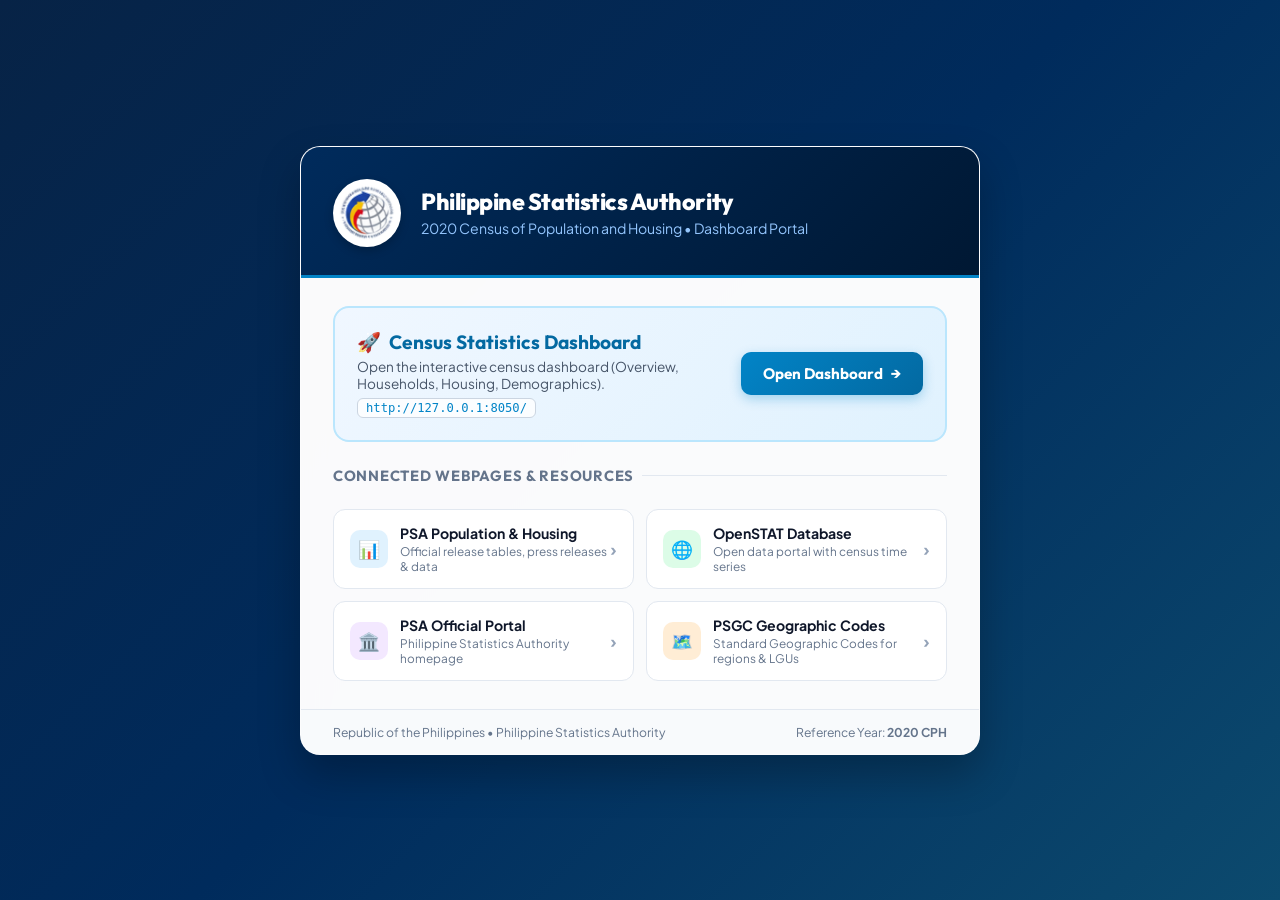
<file: 2020CPHDashboard.html>
<!DOCTYPE html>
<html lang="en">
<head>
    <meta charset="UTF-8">
    <meta name="viewport" content="width=device-width, initial-scale=1.0">
    <title>PSA Dashboard Entry Portal</title>
    <link rel="preconnect" href="https://fonts.googleapis.com">
    <link rel="preconnect" href="https://fonts.gstatic.com" crossorigin>
    <link href="https://fonts.googleapis.com/css2?family=Outfit:wght@400;500;600;700;800&family=Plus+Jakarta+Sans:wght@400;500;600;700&display=swap" rel="stylesheet">
    <style>
        :root {
            --psa-navy: #002b5c;
            --psa-navy-dark: #001f42;
            --psa-blue: #0284c7;
            --psa-blue-hover: #0369a1;
            --bg-page: #f1f5f9;
            --card-bg: #ffffff;
            --border-color: #e2e8f0;
            --text-main: #0f172a;
            --text-muted: #64748b;
        }

        * {
            box-sizing: border-box;
            margin: 0;
            padding: 0;
        }

        body {
            font-family: 'Plus Jakarta Sans', -apple-system, BlinkMacSystemFont, 'Segoe UI', Roboto, sans-serif;
            background: linear-gradient(135deg, #072346 0%, #002b5c 50%, #0c4a6e 100%);
            min-height: 100vh;
            display: flex;
            align-items: center;
            justify-content: center;
            padding: 24px;
            color: var(--text-main);
        }

        .portal-wrapper {
            background: rgba(255, 255, 255, 0.98);
            backdrop-filter: blur(12px);
            border-radius: 20px;
            box-shadow: 0 20px 40px rgba(0, 0, 0, 0.25);
            width: 100%;
            max-width: 680px;
            overflow: hidden;
            border: 1px solid rgba(255, 255, 255, 0.3);
        }

        .portal-header {
            background: linear-gradient(135deg, #002b5c, #001833);
            color: #ffffff;
            padding: 32px 32px 28px;
            display: flex;
            align-items: center;
            gap: 20px;
            border-bottom: 3px solid #0284c7;
        }

        .portal-logo {
            width: 68px;
            height: 68px;
            object-fit: contain;
            border-radius: 50%;
            background: #ffffff;
            padding: 4px;
            box-shadow: 0 4px 10px rgba(0,0,0,0.2);
            flex-shrink: 0;
        }

        .portal-header-titles h1 {
            font-family: 'Outfit', sans-serif;
            font-size: 1.45rem;
            font-weight: 800;
            letter-spacing: -0.02em;
            line-height: 1.2;
            color: #ffffff;
        }

        .portal-header-titles p {
            font-size: 0.88rem;
            color: #93c5fd;
            margin-top: 4px;
        }

        .portal-body {
            padding: 28px 32px;
            display: flex;
            flex-direction: column;
            gap: 24px;
        }

        /* Primary Launcher Card */
        .primary-launcher {
            background: linear-gradient(135deg, #f0f7ff, #e0f2fe);
            border: 2px solid #bae6fd;
            border-radius: 16px;
            padding: 22px;
            display: flex;
            align-items: center;
            justify-content: space-between;
            gap: 16px;
            transition: all 0.2s ease;
        }

        .primary-launcher:hover {
            border-color: #0284c7;
            box-shadow: 0 8px 24px rgba(2, 132, 199, 0.15);
            transform: translateY(-2px);
        }

        .launcher-info h2 {
            font-family: 'Outfit', sans-serif;
            font-size: 1.2rem;
            font-weight: 700;
            color: #0369a1;
            display: flex;
            align-items: center;
            gap: 8px;
        }

        .launcher-info p {
            font-size: 0.85rem;
            color: #475569;
            margin-top: 4px;
        }

        .launcher-url {
            font-size: 0.76rem;
            font-family: monospace;
            background: rgba(255, 255, 255, 0.8);
            padding: 2px 8px;
            border-radius: 6px;
            color: #0284c7;
            display: inline-block;
            margin-top: 6px;
            border: 1px solid #cbd5e1;
        }

        .btn-launch {
            background: linear-gradient(135deg, #0284c7, #0369a1);
            color: #ffffff;
            font-family: 'Outfit', sans-serif;
            font-weight: 700;
            font-size: 0.95rem;
            padding: 12px 22px;
            border-radius: 10px;
            text-decoration: none;
            display: inline-flex;
            align-items: center;
            gap: 8px;
            box-shadow: 0 4px 12px rgba(2, 132, 199, 0.3);
            transition: all 0.15s ease;
            white-space: nowrap;
        }

        .btn-launch:hover {
            background: linear-gradient(135deg, #0369a1, #075985);
            box-shadow: 0 6px 16px rgba(2, 132, 199, 0.4);
            transform: scale(1.02);
        }

        /* Linked Webpages Section */
        .section-title {
            font-family: 'Outfit', sans-serif;
            font-size: 0.92rem;
            font-weight: 700;
            text-transform: uppercase;
            letter-spacing: 0.05em;
            color: #64748b;
            display: flex;
            align-items: center;
            gap: 8px;
        }

        .section-title::after {
            content: '';
            flex: 1;
            height: 1px;
            background: #e2e8f0;
        }

        .links-grid {
            display: grid;
            grid-template-columns: repeat(auto-fit, minmax(260px, 1fr));
            gap: 12px;
        }

        .link-card {
            background: #ffffff;
            border: 1px solid var(--border-color);
            border-radius: 12px;
            padding: 14px 16px;
            display: flex;
            align-items: center;
            justify-content: space-between;
            text-decoration: none;
            color: var(--text-main);
            transition: all 0.15s ease;
        }

        .link-card:hover {
            border-color: #0284c7;
            background: #f8fafc;
            transform: translateY(-2px);
            box-shadow: 0 4px 12px rgba(0, 0, 0, 0.06);
        }

        .link-card-content {
            display: flex;
            align-items: center;
            gap: 12px;
        }

        .link-icon-box {
            width: 38px;
            height: 38px;
            border-radius: 10px;
            background: #f1f5f9;
            display: flex;
            align-items: center;
            justify-content: center;
            font-size: 1.1rem;
            flex-shrink: 0;
            color: #0284c7;
        }

        .link-texts h3 {
            font-size: 0.88rem;
            font-weight: 700;
            color: var(--text-main);
        }

        .link-texts p {
            font-size: 0.74rem;
            color: var(--text-muted);
            margin-top: 2px;
        }

        .link-chevron {
            font-size: 1.1rem;
            color: #94a3b8;
            font-weight: 700;
            transition: transform 0.15s ease;
        }

        .link-card:hover .link-chevron {
            color: #0284c7;
            transform: translateX(3px);
        }

        /* Footer */
        .portal-footer {
            background: #f8fafc;
            border-top: 1px solid var(--border-color);
            padding: 14px 32px;
            display: flex;
            align-items: center;
            justify-content: space-between;
            font-size: 0.76rem;
            color: var(--text-muted);
        }

        .portal-footer a {
            color: #0284c7;
            text-decoration: none;
            font-weight: 600;
        }

        .portal-footer a:hover {
            text-decoration: underline;
        }

        @media (max-width: 580px) {
            .portal-header {
                padding: 24px;
                flex-direction: column;
                text-align: center;
            }
            .portal-body {
                padding: 20px;
            }
            .primary-launcher {
                flex-direction: column;
                text-align: center;
            }
            .launcher-info h2 {
                justify-content: center;
            }
            .btn-launch {
                width: 100%;
                justify-content: center;
            }
            .links-grid {
                grid-template-columns: 1fr;
            }
        }
    </style>
</head>
<body>

    <div class="portal-wrapper">
        <!-- Header -->
        <header class="portal-header">
            <img src="./assets/psa_seal_clean.png" alt="Philippine Statistics Authority" class="portal-logo" onerror="this.style.display='none'">
            <div class="portal-header-titles">
                <h1>Philippine Statistics Authority</h1>
                <p>2020 Census of Population and Housing • Dashboard Portal</p>
            </div>
        </header>

        <!-- Body -->
        <div class="portal-body">
            <!-- 1. Primary Trigger: Launch Dashboard Webpage -->
            <div class="primary-launcher">
                <div class="launcher-info">
                    <h2>
                        <span>🚀</span>
                        <span>Census Statistics Dashboard</span>
                    </h2>
                    <p>Open the interactive census dashboard (Overview, Households, Housing, Demographics).</p>
                    <span class="launcher-url">http://127.0.0.1:8050/</span>
                </div>
                <a href="http://127.0.0.1:8050/" target="_blank" class="btn-launch" id="btn-main-dashboard">
                    <span>Open Dashboard</span>
                    <span>→</span>
                </a>
            </div>

            <!-- 2. Linked Webpages Section -->
            <div class="section-title">Connected Webpages & Resources</div>

            <div class="links-grid">
                <!-- Link 1: Official PSA Population & Housing -->
                <a href="https://psa.gov.ph/statistics/population-and-housing" target="_blank" class="link-card">
                    <div class="link-card-content">
                        <div class="link-icon-box" style="background: #e0f2fe; color: #0284c7;">📊</div>
                        <div class="link-texts">
                            <h3>PSA Population & Housing</h3>
                            <p>Official release tables, press releases & data</p>
                        </div>
                    </div>
                    <span class="link-chevron">›</span>
                </a>

                <!-- Link 2: PSA OpenSTAT Portal -->
                <a href="https://openstat.psa.gov.ph/" target="_blank" class="link-card">
                    <div class="link-card-content">
                        <div class="link-icon-box" style="background: #dcfce7; color: #16a34a;">🌐</div>
                        <div class="link-texts">
                            <h3>OpenSTAT Database</h3>
                            <p>Open data portal with census time series</p>
                        </div>
                    </div>
                    <span class="link-chevron">›</span>
                </a>

                <!-- Link 3: PSA Main Official Portal -->
                <a href="https://psa.gov.ph/" target="_blank" class="link-card">
                    <div class="link-card-content">
                        <div class="link-icon-box" style="background: #f3e8ff; color: #9333ea;">🏛️</div>
                        <div class="link-texts">
                            <h3>PSA Official Portal</h3>
                            <p>Philippine Statistics Authority homepage</p>
                        </div>
                    </div>
                    <span class="link-chevron">›</span>
                </a>

                <!-- Link 4: Geographic Information & Maps -->
                <a href="https://psa.gov.ph/classification/psgc" target="_blank" class="link-card">
                    <div class="link-card-content">
                        <div class="link-icon-box" style="background: #ffedd5; color: #ea580c;">🗺️</div>
                        <div class="link-texts">
                            <h3>PSGC Geographic Codes</h3>
                            <p>Standard Geographic Codes for regions & LGUs</p>
                        </div>
                    </div>
                    <span class="link-chevron">›</span>
                </a>
            </div>
        </div>

        <!-- Footer -->
        <footer class="portal-footer">
            <span>Republic of the Philippines • Philippine Statistics Authority</span>
            <span>Reference Year: <strong>2020 CPH</strong></span>
        </footer>
    </div>

</body>
</html>
</file>
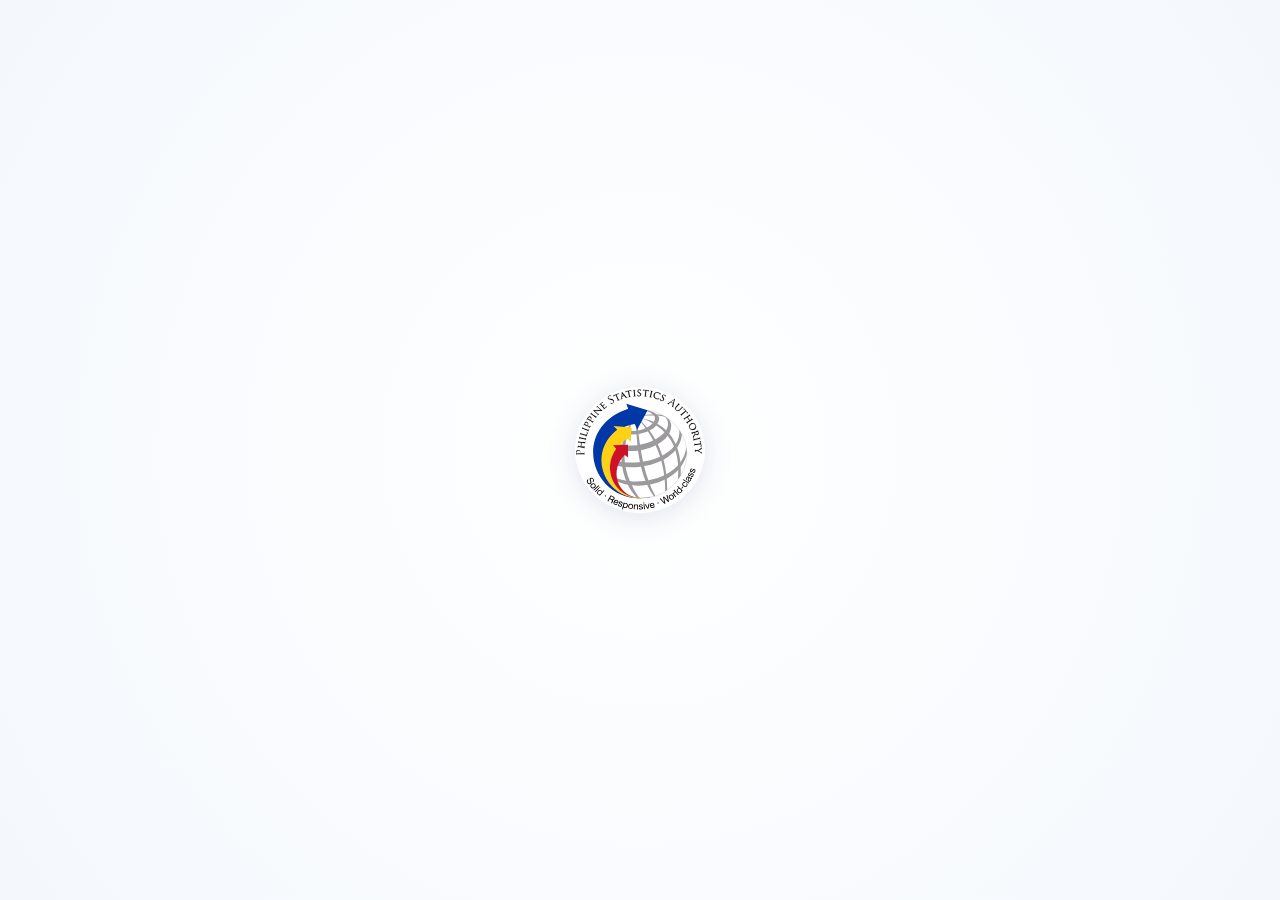
<file: assets/loading_preview.html>
<!DOCTYPE html>
<html lang="en">
<head>
    <meta charset="UTF-8">
    <meta name="viewport" content="width=device-width, initial-scale=1.0">
    <title>Philippine Statistics Authority - Animated Logo</title>
    <link rel="preconnect" href="https://fonts.googleapis.com">
    <link rel="preconnect" href="https://fonts.gstatic.com" crossorigin>
    <link href="https://fonts.googleapis.com/css2?family=Inter:wght@400;500;600;700;800&display=swap" rel="stylesheet">
    <style>
        * {
            margin: 0;
            padding: 0;
            box-sizing: border-box;
        }

        body {
            background: #0f172a;
            font-family: 'Inter', -apple-system, BlinkMacSystemFont, "Segoe UI", Roboto, sans-serif;
            color: #0f172a;
            min-height: 100vh;
            display: flex;
            align-items: center;
            justify-content: center;
            overflow: hidden;
        }

        .psa-loading-screen {
            position: fixed;
            top: 0;
            left: 0;
            width: 100vw;
            height: 100vh;
            background: radial-gradient(circle at 50% 50%, #ffffff 0%, #f4f8fd 100%);
            display: flex;
            flex-direction: column;
            align-items: center;
            justify-content: center;
            z-index: 9999999;
            user-select: none;
            padding: 24px;
        }

        .psa-loading-card {
            position: relative;
            display: flex;
            flex-direction: column;
            align-items: center;
            justify-content: center;
        }

        .psa-simple-logo-wrapper {
            position: relative;
            width: 130px;
            height: 130px;
            display: flex;
            align-items: center;
            justify-content: center;
            animation: psaSimplePulse 2.2s ease-in-out infinite alternate;
        }

        .psa-animated-svg-emblem {
            width: 100%;
            height: 100%;
            display: block;
            filter: drop-shadow(0 4px 14px rgba(0, 43, 92, 0.12));
        }

        @keyframes psaSimplePulse {
            0% {
                transform: scale(0.97);
                opacity: 0.88;
            }
            100% {
                transform: scale(1.03);
                opacity: 1;
            }
        }
    </style>
</head>
<body>
    <div class="psa-loading-screen" id="psa-app-loading-screen">
        <div class="psa-loading-card">
            <!-- Clean, Simple Centered PSA Emblem Logo -->
            <div class="psa-simple-logo-wrapper">
                    <svg
   xmlns="http://www.w3.org/2000/svg"
   width="269.93021"
   height="261.39676"
   viewBox="0 0 269.93021 261.39677"
   id="svg2"
   version="1.1" class="psa-animated-svg-emblem" role="img" aria-label="Philippine Statistics Authority Emblem">
  <metadata
     id="metadata7">
    <rdf:RDF>
      <cc:Work
         rdf:about="">
        <dc:format>image/svg+xml</dc:format>
        <dc:type
           rdf:resource="http://purl.org/dc/dcmitype/StillImage" />
        <dc:title></dc:title>
      </cc:Work>
    </rdf:RDF>
  </metadata>
  <g
     id="layer1"
     transform="translate(32.455254,-34.200134)">
    <ellipse
       style="fill:#ffffff;fill-opacity:1;stroke:none;stroke-width:0.84332281;stroke-linecap:square;stroke-linejoin:bevel;stroke-miterlimit:4;stroke-dasharray:none;stroke-dashoffset:0;stroke-opacity:1"
       id="path4680" class="psa-seal-base"
       cx="102.50985"
       cy="164.89851"
       rx="134.9651"
       ry="130.69838" />
    <path
       style="fill:#9c9a9d;fill-opacity:1;fill-rule:evenodd;stroke:none;stroke-width:1px;stroke-linecap:butt;stroke-linejoin:miter;stroke-opacity:1"
       d="M 101.96148,265.55428 C 65.660711,212.62109 59.403497,164.58944 89.663898,99.985368 49.148108,148.92323 59.657785,227.31753 96.900853,264.90458 Z"
       id="path4147" class="psa-globe-line" />
    <path
       style="fill:#9c9a9d;fill-opacity:1;fill-rule:evenodd;stroke:none;stroke-width:1px;stroke-linecap:butt;stroke-linejoin:miter;stroke-opacity:1"
       d="M 134.36916,260.39373 C 111.97739,218.62126 104.76032,173.91247 99.413504,131.02018 97.89895,120.17556 94.957013,99.550946 94.957013,99.550946 c 0,0 -0.402918,16.147454 0,24.207104 2.000007,46.61459 10.053577,101.31706 36.626837,137.4762 z"
       id="path4151" class="psa-globe-line" />
    <path
       style="fill:#9c9a9d;fill-opacity:1;fill-rule:evenodd;stroke:none;stroke-width:1px;stroke-linecap:butt;stroke-linejoin:miter;stroke-opacity:1"
       d="M 98.020849,99.281962 C 144.82239,150.29039 155.73401,209.7534 154.84121,251.14796 l 4.17796,-2.99227 C 160.13319,180.52759 134.26985,128.12233 98.020849,99.281962 Z"
       id="path4153" class="psa-globe-line" />
    <path
       style="fill:#9c9a9d;fill-opacity:1;fill-rule:evenodd;stroke:none;stroke-width:1px;stroke-linecap:butt;stroke-linejoin:miter;stroke-opacity:1"
       d="m 181.37129,226.30206 5.77953,-8.67422 c 2.95953,-58.92399 -19.79157,-97.10796 -62.66951,-114.04238 l -19.49718,-5.379361 c 73.27602,26.416631 79.76163,81.485481 76.38716,128.095961 z"
       id="path4155" class="psa-globe-line" />
    <path
       style="fill:#9c9a9d;fill-opacity:1;fill-rule:evenodd;stroke:none;stroke-width:1px;stroke-linecap:square;stroke-linejoin:bevel;stroke-opacity:1"
       d="m 156.30349,96.659542 c -11.19477,-9.72491 -37.27992,-5.201586 -58.561168,-3.29486 22.056668,1.208743 39.795688,-2.295833 58.561168,3.29486 z"
       id="path4157" class="psa-globe-line" />
    <path
       style="fill:#9c9a9d;fill-opacity:1;fill-rule:evenodd;stroke:none;stroke-width:1px;stroke-linecap:butt;stroke-linejoin:miter;stroke-opacity:1"
       d="m 108.23507,81.190566 c 0,0 14.54758,1.383714 20.87684,4.564532 5.11218,2.569162 11.43651,5.814408 12.80183,11.221145 1.60923,6.372577 -2.75811,13.396237 -7.09024,18.448347 -5.67279,6.61557 -14.48857,10.37444 -22.84634,13.31322 -8.36712,2.94206 -17.500899,4.47511 -26.391482,3.99397 -7.967938,-0.43121 -23.090375,-6.10912 -23.090375,-6.10912 l -7.634008,-8.91581 c 0,0 17.273126,6.55291 26.391457,7.41737 7.476943,0.70886 15.244331,0.14352 22.452458,-1.90189 8.25517,-2.34253 16.92418,-5.57399 22.84634,-11.60152 3.78082,-3.8481 7.69082,-9.20608 6.89329,-14.454369 -0.64829,-4.266195 -5.21093,-7.218484 -8.86281,-9.69964 -4.79581,-3.258354 -16.34696,-6.276235 -16.34696,-6.276235 z"
       id="path4187" class="psa-globe-line" />
    <path
       style="fill:#9c9a9d;fill-opacity:1;fill-rule:evenodd;stroke:none;stroke-width:1px;stroke-linecap:butt;stroke-linejoin:miter;stroke-opacity:1"
       d="m 151.3674,93.552854 c 9.06487,4.818637 14.53633,8.960926 15.95304,18.828706 1.27337,37.8535 -54.65038,55.92762 -84.295128,54.77444 -12.48642,-0.28054 -36.829877,-6.65661 -36.829877,-6.65661 l 4.923783,-12.3623 c 0,0 6.666808,3.3361 10.241461,4.37435 35.662925,10.08521 78.123161,-5.15568 94.733551,-27.38722 6.93594,-12.37668 6.67142,-22.78836 -4.72683,-31.571366 z"
       id="path4189" class="psa-globe-line" />
    <path
       style="fill:#9c9a9d;fill-opacity:1;fill-rule:evenodd;stroke:none;stroke-width:1px;stroke-linecap:butt;stroke-linejoin:miter;stroke-opacity:1"
       d="m 43.241164,183.89262 c 53.591049,20.41977 144.944486,-4.26305 141.017086,-60.4801 l 5.26,9.10601 C 183.12917,198.07767 79.47854,212.14865 41.271655,193.0217 Z"
       id="path4191" class="psa-globe-line" />
    <path
       style="fill:#9c9a9d;fill-opacity:1;fill-rule:evenodd;stroke:none;stroke-width:1px;stroke-linecap:butt;stroke-linejoin:miter;stroke-opacity:1"
       d="m 43.985817,218.43474 c 46.567928,27.21764 146.059043,7.71487 154.584763,-58.635 0,0 1.79405,8.87382 1.07932,13.58288 -15.30584,62.63582 -103.413129,80.42486 -152.600242,53.12117 z"
       id="path4193" class="psa-globe-line" />
    <path
       style="fill:none;fill-rule:evenodd;stroke:#9c9a9d;stroke-width:0.52995187px;stroke-linecap:butt;stroke-linejoin:miter;stroke-opacity:1"
       d="m 99.44181,80.724005 c 0,0 26.47906,1.361825 38.47964,6.213437 15.23655,6.159851 29.56485,15.822408 40.15266,28.095538 53.35548,67.14213 -1.93345,138.99298 -51.72521,147.37064 -16.71943,3.9076 -32.331761,2.34379 -32.331761,2.34379"
       id="path4197" class="psa-globe-line" />
    <path
       style="fill:#0038a8;fill-opacity:1;fill-rule:evenodd;stroke:none;stroke-width:1px;stroke-linecap:butt;stroke-linejoin:miter;stroke-opacity:1"
       d="M 127.19812,262.22874 C 9.4536767,285.16098 -14.937855,127.48233 91.566923,110.6783 c 1.656626,3.90376 1.229687,1.1458 4.969879,12.09166 L 118.20143,82.123868 74.007163,69.014339 77.876907,79.083164 C -49.601369,121.56824 5.7692472,289.43144 127.19812,262.22874 Z"
       id="path4199-2" class="psa-ribbon psa-ribbon-blue" />
    <path
       style="fill:#fcd116;fill-opacity:1;fill-rule:evenodd;stroke:none;stroke-width:1px;stroke-linecap:butt;stroke-linejoin:miter;stroke-opacity:1"
       d="M 126.85888,262.02855 C 59.874271,280.15432 0.48788499,202.56633 75.480467,141.25808 l 7.611817,5.78281 2.170552,-28.91406 -37.597597,-3.16794 7.611815,8.042 c -71.066241,55.26365 -16.441613,161.49705 71.581826,139.02766 z"
       id="path4199-1" class="psa-ribbon psa-ribbon-yellow" />
    <path
       style="fill:#ce1126;fill-opacity:1;fill-rule:evenodd;stroke:none;stroke-width:1px;stroke-linecap:butt;stroke-linejoin:miter;stroke-opacity:1"
       d="M 126.74437,262.07478 C 56.662129,278.5406 35.007103,207.28455 71.00333,175.2654 l 6.74244,5.24487 -0.196954,-26.76229 -31.195493,1.34483 6.824016,7.40617 c -34.517291,47.04962 2.557677,116.88865 73.567031,99.5758 z"
       id="path4199" class="psa-ribbon psa-ribbon-red" />
    <ellipse
       style="fill:none;fill-opacity:1;stroke:none;stroke-width:2.58457613;stroke-linecap:square;stroke-linejoin:bevel;stroke-miterlimit:4;stroke-dasharray:none;stroke-dashoffset:0;stroke-opacity:1"
       id="path4290"
       transform="matrix(-0.99713261,0.07567408,-0.07754668,-0.99698872,0,0)"
       ry="115.71416"
       rx="114.83389"
       cy="-175.99794"
       cx="-88.481911" />
    <g
       style="font-style:normal;font-variant:normal;font-weight:bold;font-stretch:normal;font-size:37.5px;line-height:125%;font-family:'Trajan Pro';-inkscape-font-specification:'Trajan Pro Bold';text-align:start;letter-spacing:0px;word-spacing:0px;writing-mode:lr-tb;text-anchor:start;fill:#000000;fill-opacity:1;stroke:none;stroke-width:0.69999999;stroke-linecap:butt;stroke-linejoin:miter;stroke-miterlimit:4;stroke-dasharray:none;stroke-opacity:1"
       id="text4292" class="psa-svg-agency-text"
       transform="matrix(0.53781406,0,0,0.51934849,-84.974094,-40.850294)">
      <path
         d="m 121.79682,413.01597 c 4.07941,-0.0694 7.43643,-0.12651 9.22478,0.0556 1.23522,0.14901 2.1737,0.34558 2.35813,1.19256 0.0915,0.381 0.18516,0.88948 0.19166,1.27193 0.004,0.25496 0.13327,0.33778 0.26075,0.33561 0.25496,-0.004 0.33633,-0.21825 0.32838,-0.68568 -0.0217,-1.27482 -0.19471,-3.94976 -0.19688,-4.07724 -0.004,-0.21247 0.0783,-2.89175 0.0386,-5.22892 -0.008,-0.46743 -0.13905,-0.67773 -0.35151,-0.67411 -0.12749,0.002 -0.25352,0.0893 -0.24918,0.34428 0.006,0.38245 -0.0626,1.31876 -0.13745,1.91512 -0.14829,1.27771 -1.07882,1.54857 -2.30897,1.69702 -1.78113,0.24283 -5.13814,0.29993 -9.21755,0.36933 l -17.46498,0.2971 c -0.42493,0.007 -0.72384,-0.0727 -0.81316,-0.32621 -0.17648,-0.37956 -0.27376,-1.10051 -0.28605,-1.8229 -0.0166,-0.97736 -0.2307,-3.56659 2.02566,-5.8578 2.25636,-2.29121 5.10128,-2.46713 6.50357,-2.49098 3.90944,-0.0665 6.98144,3.1117 7.05156,7.2336 0.0152,0.89238 0.062,1.14662 0.40196,1.14083 0.21247,-0.004 0.29312,-0.26002 0.28951,-0.47249 0.0389,-0.21319 0.0309,-0.68062 0.0273,-0.89309 -0.10265,-6.03413 -4.25724,-10.38409 -10.29137,-10.28145 -2.25217,0.0383 -4.14415,1.26067 -5.02062,2.21072 -0.62584,0.69074 -2.37805,2.63333 -2.28769,7.94506 0.0332,1.95472 0.20266,4.41719 0.21856,5.35206 0.006,0.33995 -0.0783,2.89175 -0.0458,4.80397 0.008,0.46743 0.0966,0.67846 0.35152,0.67412 0.16998,-0.003 0.25207,-0.17431 0.24918,-0.34429 -0.007,-0.38244 0.0237,-1.10556 0.1029,-1.44696 0.27361,-1.40736 0.94772,-1.75887 2.39107,-1.86844 1.35836,-0.10812 2.54818,-0.12836 9.17723,-0.24113 l 7.47891,-0.12722 z"
         style="font-size:42.5px"
         id="path4565" />
      <path
         d="m 120.91802,363.76618 c -5.2464,-0.59467 -6.2003,-0.70279 -7.26441,-0.90392 -1.18336,-0.21464 -1.63778,-0.46743 -1.73289,-1.4041 -0.0299,-0.44621 -0.007,-0.64494 0.0196,-0.88341 0.018,-0.15898 -0.12294,-0.33598 -0.24218,-0.3495 -0.19873,-0.0225 -0.30074,0.16719 -0.34579,0.56465 -0.11713,1.03338 -0.28993,3.26814 -0.31245,3.46687 -0.018,0.15898 -0.3543,2.41546 -0.53,3.96554 -0.045,0.39745 0.0164,0.56544 0.21515,0.58797 0.11924,0.0135 0.29174,-0.0877 0.30976,-0.24668 0.036,-0.31797 0.14336,-0.90964 0.21464,-1.18336 0.28963,-1.1346 0.86408,-1.23051 2.02571,-1.17935 1.07764,0.0819 2.11552,0.15927 7.36193,0.75394 l 0.71542,0.0811 c 0.19873,0.0225 0.18972,0.10201 0.1762,0.22125 l -1.65335,14.5866 c -0.0135,0.11923 -0.0225,0.19872 -0.22125,0.1762 l -0.71542,-0.0811 c -5.2464,-0.59467 -6.27979,-0.7118 -7.34841,-0.87318 -1.18335,-0.21464 -1.63777,-0.46743 -1.72838,-1.44384 -0.0344,-0.40647 -0.007,-0.64494 0.0196,-0.88342 0.0135,-0.11923 -0.12745,-0.29623 -0.24669,-0.30975 -0.19872,-0.0225 -0.29623,0.12745 -0.34128,0.5249 -0.12164,1.07313 -0.29443,3.30789 -0.31245,3.46687 -0.0225,0.19873 -0.3543,2.41547 -0.5345,4.00529 -0.045,0.39745 0.0164,0.56544 0.21515,0.58797 0.11923,0.0135 0.29624,-0.12745 0.30975,-0.24668 0.036,-0.31797 0.14336,-0.90965 0.21464,-1.18336 0.28963,-1.1346 0.86859,-1.27026 2.03022,-1.2191 1.08214,0.0421 2.03603,0.15026 7.28244,0.74493 l 5.96182,0.67575 c 3.25914,0.36942 5.92208,0.67125 7.29065,1.02766 0.97562,0.2716 1.60254,0.42318 1.68493,1.11687 0.0435,0.32697 0.0734,0.77318 0.0374,1.09115 -0.0225,0.19873 0.12745,0.29624 0.24668,0.30975 0.19873,0.0225 0.30075,-0.16719 0.34129,-0.5249 0.12164,-1.07313 0.25468,-3.31239 0.27721,-3.51112 0.018,-0.15898 0.38954,-2.37121 0.61028,-4.31874 0.0451,-0.39746 -0.0562,-0.56995 -0.21515,-0.58797 -0.11923,-0.0135 -0.28722,0.0479 -0.30975,0.24668 -0.036,0.31796 -0.20113,1.06412 -0.33918,1.5718 -0.27612,1.01536 -0.92556,1.06252 -1.93271,1.06913 -1.40911,10e-4 -3.99257,-0.29152 -7.2517,-0.66094 l -3.37837,-0.38292 c -0.15898,-0.018 -0.18972,-0.10202 -0.1762,-0.22126 l 1.65335,-14.58659 c 0.0135,-0.11924 0.0623,-0.19423 0.22125,-0.17621 l 3.37837,0.38293 c 3.25913,0.36941 5.80284,0.65774 7.17591,0.97439 0.98012,0.23187 1.64228,0.42769 1.72017,1.16113 0.0434,0.32697 0.0779,0.73344 0.0418,1.0514 -0.0225,0.19873 0.12745,0.29624 0.24669,0.30975 0.19872,0.0225 0.29624,-0.12744 0.34129,-0.5249 0.11713,-1.03338 0.25468,-3.31239 0.2727,-3.47137 0.0225,-0.19873 0.39404,-2.41096 0.61028,-4.31875 0.045,-0.39745 -0.0517,-0.60969 -0.21064,-0.62771 -0.11924,-0.0135 -0.28723,0.0479 -0.31426,0.28643 -0.0315,0.27821 -0.20113,1.06411 -0.33468,1.53205 -0.28062,1.05511 -0.92555,1.06252 -1.93271,1.06913 -1.40911,10e-4 -4.07656,-0.26079 -7.33569,-0.6302 l -5.96183,-0.67575 z"
         style="font-style:normal;font-variant:normal;font-weight:normal;font-stretch:normal;font-size:40px;font-family:'Trajan Pro';-inkscape-font-specification:'Trajan Pro';letter-spacing:-0.03px;fill:#000000;stroke:#000000;stroke-width:0.69999999;stroke-miterlimit:4;stroke-dasharray:none;stroke-opacity:1"
         id="path4567" />
      <path
         d="m 124.29121,347.64441 c -5.15619,-1.13669 -6.09368,-1.34337 -7.13975,-1.61493 -1.15463,-0.33647 -1.58032,-0.63511 -1.56896,-1.61566 0.008,-0.40784 0.0597,-0.64222 0.11132,-0.87659 0.0258,-0.11718 -0.096,-0.30788 -0.21315,-0.33371 -0.19531,-0.0431 -0.30788,0.096 -0.39399,0.48659 -0.23251,1.05467 -0.64523,3.29843 -0.67968,3.45468 -0.043,0.19531 -0.5948,2.3265 -0.84453,3.4593 -0.0861,0.39062 -0.0424,0.56409 0.15288,0.60715 0.11718,0.0258 0.29927,-0.0569 0.33371,-0.21315 0.0517,-0.23438 0.18546,-0.65545 0.34969,-1.02885 0.31987,-0.70773 0.88795,-0.86922 2.03797,-0.69761 1.0719,0.15438 2.00939,0.36105 7.16559,1.49775 l 5.85931,1.29169 c 3.20309,0.70613 5.81163,1.32215 7.14436,1.7798 0.95072,0.33247 1.54988,0.58744 1.55973,1.28594 0.009,0.32971 -0.007,0.77662 -0.0763,1.08912 -0.043,0.19531 0.096,0.30788 0.21316,0.33371 0.19531,0.0431 0.31649,-0.13503 0.39399,-0.48659 0.23251,-1.05468 0.58895,-3.22892 0.632,-3.42423 0.0344,-0.15625 0.64248,-2.35696 1.06443,-4.271 0.0861,-0.39062 0.003,-0.5727 -0.15287,-0.60714 -0.11719,-0.0258 -0.29066,0.0178 -0.33372,0.21315 -0.0689,0.3125 -0.31063,1.03745 -0.5007,1.52804 -0.38014,0.98117 -1.03097,0.96057 -2.03335,0.86247 -1.40162,-0.14514 -4.01878,-0.7221 -7.22187,-1.42823 l -5.85931,-1.2917 z"
         style="font-style:normal;font-variant:normal;font-weight:normal;font-stretch:normal;font-size:40px;font-family:'Trajan Pro';-inkscape-font-specification:'Trajan Pro';letter-spacing:-0.03px;fill:#000000;stroke:#000000;stroke-width:0.69999999;stroke-miterlimit:4;stroke-dasharray:none;stroke-opacity:1"
         id="path4569" />
      <path
         d="m 128.37289,332.19383 c -5.05017,-1.54083 -5.96838,-1.82098 -6.9897,-2.17441 -1.12442,-0.4267 -1.56342,-0.76975 -1.45122,-1.82284 0.0785,-0.39426 0.19196,-0.9033 0.262,-1.13286 0.035,-0.11477 -0.0331,-0.30283 -0.14784,-0.33785 -0.1913,-0.0584 -0.32618,0.10959 -0.43124,0.45392 -0.31517,1.03299 -1.00906,3.58142 -1.05575,3.73446 -0.0584,0.19129 -0.7769,2.27218 -1.24382,3.80254 -0.11673,0.38259 -0.0869,0.55897 0.10439,0.61733 0.11478,0.035 0.31451,-0.0713 0.34953,-0.1861 0.0934,-0.30607 0.30673,-0.86828 0.4267,-1.12442 0.49155,-1.06281 1.08554,-1.09069 2.2184,-0.82869 1.05633,0.23865 1.97455,0.5188 7.02472,2.05963 l 5.73883,1.75095 c 3.13723,0.95718 5.70057,1.73927 6.98127,2.33911 0.90978,0.44486 1.49858,0.70815 1.45317,1.40524 -0.0169,0.32942 -0.0687,0.77361 -0.16213,1.07968 -0.0584,0.1913 0.0713,0.31451 0.1861,0.34953 0.19129,0.0584 0.32618,-0.10959 0.43123,-0.45392 0.16342,-0.53562 0.34695,-1.27421 0.51881,-1.97455 0.16018,-0.66207 0.33527,-1.23595 0.38196,-1.38899 0.3035,-0.99473 0.69195,-2.13082 1.19712,-3.64951 0.55511,-1.54527 1.16535,-3.40828 1.90074,-5.81859 0.54863,-1.79816 0.46887,-1.94796 -0.22627,-2.41097 -0.87476,-0.55964 -2.75592,-1.38451 -3.10025,-1.48957 -0.34433,-0.10506 -0.52071,-0.0752 -0.56741,0.0778 -0.0584,0.19129 0.0979,0.36443 0.3158,0.47273 0.61538,0.31322 1.22233,0.79114 1.59129,1.36374 0.71134,1.09526 0.29435,2.59903 -0.2426,4.35894 -0.80544,2.63986 -1.43187,3.87062 -2.13092,4.24283 -0.76065,0.43704 -2.73519,-0.0818 -7.51756,-1.54088 l -5.81535,-1.77429 z"
         style="font-style:normal;font-variant:normal;font-weight:normal;font-stretch:normal;font-size:40px;font-family:'Trajan Pro';-inkscape-font-specification:'Trajan Pro';letter-spacing:-0.03px;fill:#000000;stroke:#000000;stroke-width:0.69999999;stroke-miterlimit:4;stroke-dasharray:none;stroke-opacity:1"
         id="path4571" />
      <path
         d="m 135.85443,310.84608 c -4.91193,-1.93683 -5.80501,-2.28898 -6.79505,-2.72236 -1.087,-0.51461 -1.46018,-0.87675 -1.29408,-1.84319 0.0723,-0.40146 0.16034,-0.62473 0.24838,-0.848 0.044,-0.11164 -0.0461,-0.31917 -0.15777,-0.36319 -0.18606,-0.0734 -0.31918,0.0461 -0.46591,0.41825 -0.39617,1.00471 -1.1581,3.15512 -1.21679,3.30397 -0.0734,0.18606 -0.9548,2.20335 -1.38032,3.28249 -0.14673,0.37211 -0.13099,0.5503 0.0551,0.62367 0.11164,0.044 0.3045,-0.009 0.3632,-0.15777 0.088,-0.22327 0.28665,-0.61793 0.5078,-0.9607 0.42763,-0.64833 1.01409,-0.71806 2.12258,-0.36697 1.03406,0.32175 1.92714,0.6739 6.83907,2.61073 l 5.58174,2.20094 c 3.05136,1.20318 5.52986,2.22348 6.77358,2.88588 0.88627,0.47846 1.43764,0.82486 1.33704,1.51615 -0.043,0.32704 -0.12994,0.76571 -0.24732,1.0634 -0.0734,0.18606 0.0461,0.31918 0.15777,0.3632 0.18606,0.0734 0.33385,-0.0833 0.4659,-0.41826 0.39617,-1.00471 1.09155,-3.09537 1.16491,-3.28143 0.0587,-0.14884 1.00669,-2.22589 1.72566,-4.04926 0.14673,-0.37211 0.0938,-0.56498 -0.0551,-0.62367 -0.11163,-0.044 -0.28983,-0.0283 -0.36319,0.15777 -0.11738,0.29769 -0.47059,0.97537 -0.73576,1.42977 -0.53035,0.90881 -1.16975,0.78568 -2.14406,0.53049 -1.3611,-0.3647 -3.85428,-1.34779 -6.90563,-2.55097 l -5.58175,-2.20094 z"
         style="font-style:normal;font-variant:normal;font-weight:normal;font-stretch:normal;font-size:40px;font-family:'Trajan Pro';-inkscape-font-specification:'Trajan Pro';letter-spacing:-0.03px;fill:#000000;stroke:#000000;stroke-width:0.69999999;stroke-miterlimit:4;stroke-dasharray:none;stroke-opacity:1"
         id="path4573" />
      <path
         d="m 146.31529,301.7037 c 2.94094,1.45233 5.34391,2.63898 6.51064,3.4382 0.82578,0.58624 1.3642,0.94135 1.20657,1.6219 -0.07,0.32235 -0.19305,0.75229 -0.33474,1.03921 -0.0886,0.17932 0.0195,0.3219 0.12708,0.37503 0.17932,0.0886 0.33961,-0.0553 0.49901,-0.37813 0.4782,-0.96836 1.38015,-3.06581 1.43328,-3.17341 0.0709,-0.14346 1.20569,-2.17051 2.05583,-3.89203 0.17711,-0.35866 0.14036,-0.55525 -0.003,-0.6261 -0.10759,-0.0531 -0.28648,-0.0522 -0.37503,0.12708 -0.14169,0.28692 -0.54994,0.93294 -0.8342,1.3279 -0.62166,0.89751 -1.28406,0.79346 -2.23383,0.45828 -1.32612,-0.47644 -3.72909,-1.66309 -6.67004,-3.11541 l -12.40936,-6.12809 c -0.32278,-0.1594 -0.50255,-0.3374 -0.44986,-0.53443 0.0877,-0.35821 0.38699,-1.32569 0.65266,-1.86367 0.35422,-0.7173 1.11359,-2.70671 3.57811,-3.54179 2.48223,-0.87095 4.50795,-0.004 5.51217,0.49149 2.76162,1.36376 3.70917,4.86527 2.0266,8.27246 -0.3188,0.64558 -0.33563,0.86032 -0.0846,0.9843 0.14346,0.0708 0.37548,-0.0376 0.44632,-0.18109 0.12442,-0.16162 0.39009,-0.6996 0.47865,-0.87892 2.39102,-4.8418 1.11537,-9.57601 -3.26019,-11.73678 -1.64979,-0.81472 -3.43774,-0.62698 -4.43754,-0.22848 -0.73192,0.30773 -2.69565,1.12245 -4.69702,5.17521 -0.70845,1.43461 -1.80566,3.83714 -2.14217,4.51858 -0.12398,0.25105 -1.16983,2.18821 -1.87828,3.62282 -0.17711,0.35865 -0.17622,0.53754 0.003,0.62609 0.1076,0.0531 0.3219,-0.0195 0.37504,-0.12707 0.14169,-0.28693 0.44322,-0.80719 0.60306,-1.04054 0.65709,-0.96924 1.24776,-0.90061 2.32327,-0.45872 1.00379,0.40648 1.86455,0.83155 6.59876,3.16943 l 5.37978,2.65668 z"
         style="font-style:normal;font-variant:normal;font-weight:normal;font-stretch:normal;font-size:40px;font-family:'Trajan Pro';-inkscape-font-specification:'Trajan Pro';letter-spacing:-0.03px;fill:#000000;stroke:#000000;stroke-width:0.69999999;stroke-miterlimit:4;stroke-dasharray:none;stroke-opacity:1"
         id="path4575" />
      <path
         d="m 157.47771,280.62857 c 2.77836,1.74331 5.04848,3.16772 6.12807,4.08122 0.76202,0.66703 1.26162,1.07495 1.03573,1.73599 -0.10231,0.31358 -0.2684,0.72881 -0.43848,0.99987 -0.1063,0.16941 -0.0133,0.32221 0.0884,0.38599 0.16941,0.1063 0.34347,-0.0206 0.53481,-0.32553 0.57402,-0.91483 1.68418,-2.90991 1.74796,-3.01155 0.085,-0.13553 1.41976,-2.03694 2.44023,-3.66329 0.2126,-0.33883 0.19599,-0.53814 0.0605,-0.62318 -0.10165,-0.0638 -0.2797,-0.0811 -0.386,0.0884 -0.17008,0.27106 -0.64178,0.87231 -0.96466,1.23638 -0.70955,0.82978 -1.35796,0.65904 -2.2688,0.22919 -1.27093,-0.60856 -3.54105,-2.03297 -6.31941,-3.77628 l -11.72333,-7.3559 c -0.30494,-0.19134 -0.46571,-0.38666 -0.3933,-0.57733 0.12358,-0.34746 0.51954,-1.27956 0.83844,-1.7878 0.4252,-0.67765 1.38256,-2.57972 3.9191,-3.16036 2.55781,-0.61452 4.48512,0.45312 5.43383,1.0484 2.60894,1.637 3.19622,5.2166 1.17654,8.43543 -0.38268,0.60989 -0.42121,0.82182 -0.18404,0.97064 0.13553,0.085 0.37736,6.6e-4 0.4624,-0.13487 0.14018,-0.14815 0.45908,-0.65639 0.56538,-0.8258 2.87008,-4.57413 2.0815,-9.41336 -2.05215,-12.00706 -1.55859,-0.97795 -3.35636,-0.97264 -4.39144,-0.67767 -0.75937,0.23186 -2.79565,0.84306 -5.19801,4.67178 -0.8504,1.35529 -2.18578,3.63405 -2.58972,4.27782 -0.14882,0.23718 -1.38587,2.05819 -2.23626,3.41349 -0.2126,0.33882 -0.22988,0.51687 -0.0605,0.62317 0.10164,0.0638 0.32221,0.0133 0.38599,-0.0884 0.17008,-0.27106 0.52286,-0.75803 0.70556,-0.97395 0.75207,-0.89755 1.33272,-0.76933 2.35783,-0.22056 0.95735,0.50625 1.77052,1.01649 6.24301,3.82279 l 5.08236,3.18897 z"
         style="font-style:normal;font-variant:normal;font-weight:normal;font-stretch:normal;font-size:40px;font-family:'Trajan Pro';-inkscape-font-specification:'Trajan Pro';letter-spacing:-0.03px;fill:#000000;stroke:#000000;stroke-width:0.69999999;stroke-miterlimit:4;stroke-dasharray:none;stroke-opacity:1"
         id="path4577" />
      <path
         d="m 167.79594,254.80575 c -4.22044,-3.17274 -4.9878,-3.7496 -5.82703,-4.43054 -0.91112,-0.78502 -1.17462,-1.23332 -0.75763,-2.12085 0.17642,-0.3678 0.32063,-0.55964 0.46485,-0.75148 0.0721,-0.0959 0.0404,-0.31995 -0.0556,-0.39206 -0.15987,-0.12018 -0.31996,-0.0404 -0.56032,0.27937 -0.64897,0.86327 -1.95506,2.73381 -2.05121,2.8617 -0.12018,0.15987 -1.5061,1.87032 -2.20314,2.79754 -0.24035,0.31973 -0.27255,0.49569 -0.11269,0.61587 0.0959,0.0721 0.29592,0.0723 0.39207,-0.0556 0.14421,-0.19184 0.44058,-0.51951 0.74488,-0.79117 0.58458,-0.51134 1.16848,-0.42269 2.14377,0.21041 0.91134,0.58502 1.6787,1.16188 5.89914,4.33461 l 4.79596,3.60538 c 2.6218,1.97094 4.73995,3.61332 5.76287,4.58247 0.72722,0.69681 1.16668,1.17731 0.88596,1.81699 -0.12834,0.30386 -0.32879,0.70363 -0.52107,0.95942 -0.12018,0.15986 -0.0404,0.31995 0.0556,0.39206 0.15986,0.12018 0.34399,0.008 0.56031,-0.27937 0.64897,-0.86327 1.87502,-2.6939 1.9952,-2.85376 0.0961,-0.1279 1.56211,-1.87825 2.73987,-3.44493 0.24035,-0.31974 0.24058,-0.51974 0.11269,-0.61588 -0.0959,-0.0721 -0.27189,-0.1043 -0.39207,0.0556 -0.19228,0.25579 -0.71291,0.8152 -1.08932,1.18278 -0.75283,0.73516 -1.3365,0.4465 -2.20794,-0.0585 -1.2152,-0.71337 -3.3574,-2.32377 -5.97919,-4.29471 l -4.79596,-3.60538 z"
         style="font-style:normal;font-variant:normal;font-weight:normal;font-stretch:normal;font-size:40px;font-family:'Trajan Pro';-inkscape-font-specification:'Trajan Pro';letter-spacing:-0.03px;fill:#000000;stroke:#000000;stroke-width:0.69999999;stroke-miterlimit:4;stroke-dasharray:none;stroke-opacity:1"
         id="path4579" />
      <path
         d="m 173.19918,240.32213 c 1.61414,0.0308 7.35736,-0.0201 13.27019,-0.0767 5.37479,-0.0669 12.49653,-0.36209 12.97615,-0.40646 2.65344,-0.20211 3.10384,-0.2738 3.34973,-0.53674 0.16393,-0.17529 0.0452,-0.34111 -1.59089,-1.87111 l -14.4947,-13.66443 c -1.48999,-1.39338 -1.93201,-1.91628 -1.31499,-2.92745 0.21479,-0.3468 0.40604,-0.55131 0.51532,-0.66817 0.16393,-0.1753 0.12714,-0.42876 0.0395,-0.51073 -0.14608,-0.13661 -0.36654,0.0406 -0.61243,0.30352 -0.98357,1.05176 -1.71746,1.95365 -1.99067,2.24581 -0.27321,0.29215 -1.47914,1.46456 -2.57199,2.63319 -0.27321,0.29215 -0.43525,0.52398 -0.28917,0.66059 0.0876,0.082 0.26105,0.18935 0.42497,0.0141 0.19125,-0.20451 0.7669,-0.7615 1.29168,-1.14698 0.88375,-0.65222 1.57546,-0.27919 3.20963,1.19427 l 12.69171,11.37592 c -1.55571,0.0238 -7.07468,0.0106 -12.08103,0.0935 -7.80587,0.14833 -15.27631,0.17223 -16.06782,0.19875 -0.50883,0.017 -1.41532,-0.009 -1.68853,0.28297 -0.19125,0.20451 -0.0649,0.59648 0.92841,1.5254 l 14.22797,13.30547 c 2.24959,2.10374 2.83959,2.81978 2.41381,3.62645 -0.23831,0.48908 -0.64624,0.98385 -0.83749,1.18836 -0.10928,0.11686 -0.1036,0.28647 0.0133,0.39576 0.17529,0.16393 0.34112,0.0452 0.58701,-0.21777 1.09285,-1.16862 2.01609,-2.33156 2.23466,-2.56528 0.21857,-0.23373 1.26246,-1.17431 2.62853,-2.63508 0.27321,-0.29216 0.37871,-0.5221 0.23263,-0.6587 -0.11686,-0.10929 -0.28647,-0.1036 -0.39576,0.0133 -0.21857,0.23372 -0.79421,0.79071 -1.34821,1.14887 -0.83101,0.53725 -1.6631,0.19723 -3.76283,-1.65683 l -11.98864,-10.66368 z"
         style="font-style:normal;font-variant:normal;font-weight:normal;font-stretch:normal;font-size:40px;font-family:'Trajan Pro';-inkscape-font-specification:'Trajan Pro';letter-spacing:-0.03px;fill:#000000;stroke:#000000;stroke-width:0.69999999;stroke-miterlimit:4;stroke-dasharray:none;stroke-opacity:1"
         id="path4581" />
      <path
         d="m 204.25321,224.6494 c 2.09601,2.52292 3.8086,4.58434 4.54941,5.789 0.51595,0.87143 0.88896,1.4456 0.44259,1.97244 -0.22057,0.23525 -0.48233,0.60873 -0.72847,0.81322 -0.15384,0.1278 -0.11313,0.30199 -0.0364,0.3943 0.1278,0.15383 0.33276,0.0876 0.60967,-0.14249 0.43074,-0.35785 1.02053,-0.89984 1.51801,-1.36515 0.55902,-0.51643 1.08206,-0.95096 1.1436,-1.00209 0.39998,-0.33229 1.10762,-0.9202 2.29714,-1.80442 1.13319,-0.88943 2.75344,-2.13151 4.78409,-3.81855 1.04609,-0.86907 1.323,-1.09912 0.94526,-1.92937 -0.30627,-0.68162 -1.57344,-2.64505 -1.72681,-2.82966 -0.15336,-0.1846 -0.36306,-0.37441 -0.51689,-0.24661 -0.15384,0.12781 -0.13869,0.27123 0.0554,0.63003 0.71524,1.17389 0.72945,1.94214 0.27741,2.83772 -0.4776,0.86481 -1.76982,1.93837 -2.47747,2.52628 -2.67676,2.22381 -3.45021,2.29435 -4.96873,0.59173 -0.46531,-0.49748 -2.96509,-3.56901 -3.70636,-4.46127 l -1.81484,-2.18448 c -0.0767,-0.0923 -0.1226,-0.21016 0.0312,-0.33797 0.46151,-0.38342 3.3792,-2.75539 4.1943,-3.27656 1.14834,-0.746 1.65009,-0.64282 2.04912,-0.35029 0.40425,0.23619 0.6343,0.5131 0.83878,0.75924 0.12781,0.15384 0.26603,0.19502 0.3891,0.0928 0.1846,-0.15337 0.0161,-0.48139 -0.16284,-0.69677 -0.15337,-0.1846 -0.90979,-1.22028 -1.28279,-1.79444 -0.65418,-0.91261 -0.8582,-1.47116 -0.986,-1.625 -0.12781,-0.15384 -0.24046,-0.16425 -0.33277,-0.0876 -0.0923,0.0767 -0.0876,0.33276 -0.1188,0.67073 -0.0469,0.50696 -0.42127,0.87002 -1.01626,1.46834 -0.56423,0.57275 -4.13324,3.53784 -4.47168,3.81901 -0.15384,0.12781 -0.23052,0.0355 -0.38389,-0.1491 l -5.90461,-7.10726 c -0.15337,-0.18461 -0.19928,-0.30247 -0.0762,-0.40471 0.30768,-0.25561 3.47151,-2.83208 3.98414,-3.15396 1.6302,-1.04233 2.06048,-1.08777 2.60294,-0.8104 0.37868,0.20543 0.7673,0.61061 0.92067,0.79522 0.17892,0.21537 0.3427,0.28732 0.49654,0.15951 0.12307,-0.10224 0.0876,-0.33276 0.0161,-0.48139 -0.19408,-0.3588 -1.10387,-1.57908 -1.27759,-1.85078 -0.55193,-0.78954 -0.6537,-1.22502 -0.80707,-1.40962 -0.10224,-0.12307 -0.23525,-0.22058 -0.32756,-0.1439 -0.12307,0.10225 -0.16945,0.29679 -0.26696,0.42981 -0.18981,0.20969 -0.60541,0.71097 -1.10289,1.17628 -0.58979,0.54199 -6.27654,5.21446 -6.46115,5.36782 -0.15383,0.12781 -1.95869,1.52326 -3.18939,2.5457 -0.30767,0.25561 -0.37962,0.41939 -0.25181,0.57323 0.0767,0.0923 0.30199,0.11313 0.39429,0.0364 0.24614,-0.20449 0.73321,-0.55714 0.97415,-0.7053 0.9945,-0.6182 1.50619,-0.31526 2.30899,0.52587 0.75169,0.7796 1.36515,1.51801 4.73922,5.57931 l 3.83416,4.6151 z"
         style="font-style:normal;font-variant:normal;font-weight:normal;font-stretch:normal;font-size:40px;font-family:'Trajan Pro';-inkscape-font-specification:'Trajan Pro';letter-spacing:-0.03px;fill:#000000;stroke:#000000;stroke-width:0.69999999;stroke-miterlimit:4;stroke-dasharray:none;stroke-opacity:1"
         id="path4583" />
      <path
         d="m 242.72257,209.91078 c 1.98803,-1.14663 3.72125,-2.73504 4.6673,-4.75256 1.49981,-3.26909 0.47508,-6.4068 -0.3955,-7.91623 -1.69871,-2.94524 -4.04604,-4.63324 -10.365,-5.55149 l -1.49798,-0.21539 c -5.12681,-0.72271 -6.84843,-1.49598 -8.05876,-3.59446 -1.55007,-2.68753 -0.47509,-5.41721 2.06517,-6.88235 3.38702,-1.95351 5.27285,-0.98058 5.72732,-0.70301 0.45446,0.27757 1.24867,1.14418 1.54029,1.56473 0.20669,0.27329 0.34967,0.43613 0.57056,0.30873 0.18408,-0.10617 0.10908,-0.40634 -0.23067,-0.99539 -1.4439,-2.50345 -1.99735,-3.80329 -2.10352,-3.98737 -0.10617,-0.18408 -0.22227,-0.21524 -0.51679,-0.0454 -0.29452,0.16987 -0.61028,0.30293 -1.39471,0.55911 -1.04779,0.30995 -2.20037,0.77847 -3.63617,1.60659 -4.67556,2.6967 -6.07072,7.08293 -3.7987,11.02218 1.4439,2.50344 3.64397,4.27639 9.39374,5.22854 l 2.44235,0.40665 c 4.67372,0.78779 6.59072,1.64462 8.05586,4.18488 1.35896,2.35619 1.09377,5.89444 -2.44051,7.93289 -2.46663,1.42267 -5.49099,1.79327 -7.61453,-0.61256 -0.40772,-0.45172 -0.70499,-0.96713 -0.8961,-1.29847 -0.16987,-0.29453 -0.27038,-0.38374 -0.49128,-0.25634 -0.18407,0.10617 -0.15153,0.33272 0.0452,0.75892 0.30293,0.61028 1.00502,2.16783 2.06671,4.0086 0.57331,0.99402 0.69507,1.12005 1.35912,1.08048 1.93411,-0.13428 3.77625,-0.85332 5.50658,-1.85131 z"
         style="font-size:42.5px"
         id="path4585" />
      <path
         d="m 257.37982,174.89605 4.06676,-1.68163 c 3.11307,-1.26681 4.11313,-0.87301 4.63799,0.0328 l 0.18027,0.31417 c 0.22813,0.42421 0.34935,0.50234 0.49608,0.43852 0.14672,-0.0638 0.22962,-0.27435 0.11794,-0.53112 -0.15954,-0.3668 -1.02272,-2.65217 -1.43753,-3.60587 -0.0798,-0.1834 -0.15955,-0.3668 -0.30627,-0.30298 -0.14672,0.0638 -0.40826,0.26481 -0.85319,0.54558 -0.48162,0.29672 -1.18332,0.68917 -2.24706,1.15185 l -12.17791,5.29686 c -0.36681,0.15955 -1.6299,0.66532 -2.59477,0.95413 -0.9282,0.27287 -1.37,0.15969 -1.59008,0.25542 -0.11005,0.0479 -0.11795,0.53112 -0.0749,0.73048 0.0383,0.28867 0.62729,3.34761 0.77088,3.67774 0.0798,0.1834 0.2584,0.19294 0.33176,0.16103 0.14672,-0.0638 0.24081,-0.14836 0.20249,-0.43703 0.0143,-0.26795 -0.0447,-0.50398 0.0828,-1.21374 0.15776,-0.94101 0.83232,-1.49614 2.83379,-2.41031 l 4.62651,-2.09957 5.69573,13.09493 c 1.30826,3.0078 2.3772,5.46539 2.78888,6.81302 0.28882,0.96488 0.37665,1.66822 -0.21978,2.10212 -0.26154,0.20099 -0.59644,0.4339 -0.88988,0.56153 -0.1834,0.0798 -0.2089,0.22173 -0.16104,0.33177 0.0798,0.1834 0.25841,0.19294 0.62521,0.0334 0.95369,-0.41482 3.14334,-1.49808 3.29006,-1.56189 0.1834,-0.0798 2.28537,-0.86318 4.04604,-1.62899 0.3668,-0.15955 0.46566,-0.33341 0.40184,-0.48013 -0.0479,-0.11004 -0.14836,-0.24081 -0.36844,-0.14508 -0.29345,0.12763 -1.05897,0.37336 -1.53104,0.49145 -1.05419,0.28405 -1.45618,-0.23902 -1.96508,-1.10817 -0.70513,-1.22 -1.77408,-3.67759 -3.08234,-6.68539 l -5.69572,-13.09492 z"
         style="font-style:normal;font-variant:normal;font-weight:normal;font-stretch:normal;font-size:40px;font-family:'Trajan Pro';-inkscape-font-specification:'Trajan Pro';letter-spacing:-0.03px;fill:#000000;stroke:#000000;stroke-width:0.69999999;stroke-miterlimit:4;stroke-dasharray:none;stroke-opacity:1"
         id="path4587" />
      <path
         d="m 277.13792,188.97171 c -0.13973,1.84425 -0.43356,3.19187 -1.90241,3.85704 -0.25557,0.12119 -0.74036,0.31349 -0.96958,0.38462 -0.15281,0.0474 -0.27006,0.20944 -0.22264,0.36225 0.0593,0.19102 0.31219,0.1963 0.73243,0.0659 1.37531,-0.42674 3.02069,-1.06293 3.36452,-1.16962 0.38203,-0.11854 2.25134,-0.57292 3.05361,-0.82186 0.30562,-0.0948 0.47293,-0.23051 0.41366,-0.42152 -0.0474,-0.15282 -0.15938,-0.24372 -0.42681,-0.16074 l -0.30562,0.0948 c -0.57305,0.17781 -1.21722,0.12641 -1.41874,-0.52305 -0.17781,-0.57304 -0.23573,-1.43458 -0.17904,-2.33168 l 0.29801,-5.78833 c 0.0171,-0.21473 0.10803,-0.3267 0.26085,-0.37411 l 7.75524,-2.40638 c 0.19101,-0.0593 0.24107,-0.0329 0.36489,0.0962 l 5.32959,6.51314 c 0.39518,0.46372 0.13433,0.83783 -0.033,0.97351 -0.1291,0.12382 -0.20551,0.14753 -0.15809,0.30034 0.0593,0.19102 0.59411,0.0251 1.25542,-0.13825 2.3541,-0.6467 4.83731,-1.41721 5.33395,-1.57131 0.38203,-0.11854 0.74035,-0.31349 0.68108,-0.50451 -0.0593,-0.19101 -0.3122,-0.19629 -0.50321,-0.13702 -0.34383,0.10668 -0.85232,0.22258 -1.39638,0.22387 -0.79699,-0.004 -1.84426,-0.13973 -3.96767,-2.66384 -3.59214,-4.28808 -13.13956,-16.02597 -14.17756,-17.21162 -0.56905,-0.61917 -0.82591,-1.04205 -1.16974,-0.93536 -0.22922,0.0711 -0.32276,0.30955 -0.41108,1.50964 l -1.6017,22.77787 z m 2.74178,-8.30563 c -0.11461,0.0356 -0.17652,-0.029 -0.18573,-0.19366 l 0.37066,-9.87337 c 0.0369,-0.55591 0.22793,-0.61518 0.57305,-0.17781 l 6.08567,7.87004 c 0.0856,0.14095 0.10933,0.21736 -0.0435,0.26478 l -6.80017,2.11002 z"
         style="font-style:normal;font-variant:normal;font-weight:normal;font-stretch:normal;font-size:40px;font-family:'Trajan Pro';-inkscape-font-specification:'Trajan Pro';letter-spacing:-0.03px;fill:#000000;stroke:#000000;stroke-width:0.69999999;stroke-miterlimit:4;stroke-dasharray:none;stroke-opacity:1"
         id="path4589" />
      <path
         d="M 305.56565,160.54083 309.90357,159.8 c 3.31612,-0.54714 4.20436,0.058 4.51595,1.05748 l 0.10634,0.34625 c 0.12869,0.46415 0.22964,0.56716 0.38684,0.53736 0.1572,-0.0298 0.28461,-0.2168 0.23246,-0.4919 -0.0745,-0.393 -0.411,-2.81266 -0.60469,-3.83447 -0.0372,-0.1965 -0.0745,-0.393 -0.23169,-0.3632 -0.1572,0.0298 -0.45671,0.16799 -0.95271,0.34343 -0.5353,0.18289 -1.30641,0.41048 -2.44612,0.62651 l -13.04767,2.4732 c -0.393,0.0745 -1.73666,0.28847 -2.74151,0.3568 -0.96555,0.0609 -1.3714,-0.14717 -1.6072,-0.10247 -0.1179,0.0223 -0.23246,0.49189 -0.23451,0.69584 -0.0265,0.29 -0.12841,3.40346 -0.0614,3.75716 0.0372,0.1965 0.20935,0.2453 0.28795,0.23041 0.1572,-0.0298 0.26765,-0.0915 0.29411,-0.38145 0.0732,-0.25815 0.0678,-0.5014 0.34907,-1.1654 0.36191,-0.88284 1.14252,-1.27508 3.29658,-1.7241 l 4.97623,-1.02467 2.65943,14.03018 c 0.61085,3.22262 1.10996,5.85573 1.21348,7.26104 0.0683,1.00485 -0.002,1.7102 -0.67913,2.00149 -0.29951,0.13819 -0.67761,0.29129 -0.99201,0.35088 -0.1965,0.0373 -0.25275,0.17005 -0.23041,0.28795 0.0373,0.1965 0.20935,0.2453 0.60235,0.17081 1.02181,-0.19368 3.39677,-0.76599 3.55397,-0.79579 0.19651,-0.0373 2.41967,-0.33651 4.30608,-0.69408 0.393,-0.0745 0.52785,-0.2222 0.49805,-0.3794 -0.0223,-0.1179 -0.0914,-0.26765 -0.32724,-0.22295 -0.31441,0.0596 -1.11531,0.12998 -1.60181,0.14077 -1.0909,0.0439 -1.36729,-0.55507 -1.67143,-1.51523 -0.41793,-1.34571 -0.91704,-3.97882 -1.52788,-7.20144 l -2.65943,-14.03018 z"
         style="font-style:normal;font-variant:normal;font-weight:normal;font-stretch:normal;font-size:40px;font-family:'Trajan Pro';-inkscape-font-specification:'Trajan Pro';letter-spacing:-0.03px;fill:#000000;stroke:#000000;stroke-width:0.69999999;stroke-miterlimit:4;stroke-dasharray:none;stroke-opacity:1"
         id="path4591" />
      <path
         d="m 328.29714,165.87118 c -0.48029,-5.25811 -0.56762,-6.21413 -0.62602,-7.29329 -0.0295,-1.2023 0.12602,-1.69851 1.06384,-1.985 0.39107,-0.11606 0.63007,-0.13789 0.86908,-0.15972 0.1195,-0.0109 0.26428,-0.18481 0.25337,-0.30431 -0.0182,-0.19917 -0.18481,-0.26428 -0.58315,-0.2279 -1.07552,0.0982 -3.33879,0.38531 -3.49813,0.39986 -0.19917,0.0182 -2.39733,0.13865 -3.55252,0.24416 -0.39834,0.0364 -0.5504,0.13061 -0.53221,0.32978 0.0109,0.1195 0.14498,0.26793 0.30431,0.25337 0.23901,-0.0218 0.68082,-0.022 1.08644,0.0213 0.7714,0.0902 1.09754,0.58258 1.28273,1.7305 0.17791,1.06824 0.26523,2.02426 0.74552,7.28237 l 0.54578,5.97513 c 0.29836,3.2664 0.50231,5.93893 0.47032,7.34768 -0.0285,1.00677 -0.0898,1.65503 -0.75245,1.87622 -0.31139,0.10878 -0.74229,0.22847 -1.06097,0.25758 -0.19917,0.0182 -0.26428,0.18481 -0.25337,0.30431 0.0182,0.19917 0.22464,0.26064 0.58315,0.2279 1.07552,-0.0982 3.25549,-0.41787 3.45466,-0.43606 0.15934,-0.0146 2.4408,-0.10245 4.39267,-0.28074 0.39834,-0.0364 0.54677,-0.17044 0.53221,-0.32977 -0.0109,-0.11951 -0.10514,-0.27157 -0.30431,-0.25337 -0.31867,0.0291 -1.0828,0.0186 -1.60792,-0.0138 -1.05024,-0.0647 -1.22796,-0.69116 -1.43843,-1.6761 -0.28668,-1.37964 -0.53046,-4.04853 -0.82882,-7.31494 l -0.54578,-5.97512 z"
         style="font-style:normal;font-variant:normal;font-weight:normal;font-stretch:normal;font-size:40px;font-family:'Trajan Pro';-inkscape-font-specification:'Trajan Pro';letter-spacing:-0.03px;fill:#000000;stroke:#000000;stroke-width:0.69999999;stroke-miterlimit:4;stroke-dasharray:none;stroke-opacity:1"
         id="path4593" />
      <path
         d="m 344.19031,181.41901 c 1.91999,-0.006 4.11916,-0.25393 5.59591,-1.21893 2.51444,-1.64851 3.26713,-3.81107 3.26036,-5.81106 -0.01,-2.91998 -1.49784,-5.27496 -5.78769,-8.18047 l -1.0023,-0.67662 c -3.48796,-2.34822 -4.57214,-3.58456 -4.57945,-5.74455 -0.008,-2.39998 2.10755,-3.68714 4.66753,-3.6958 3.15998,-0.0107 4.3243,1.26538 4.56566,1.66457 0.20121,0.35932 0.48432,1.27837 0.52567,1.67823 0.041,0.27986 0.0815,0.43973 0.32149,0.43892 0.24,-8.1e-4 0.27919,-0.24095 0.27743,-0.76095 -0.008,-2.31998 0.14836,-3.44052 0.14782,-3.60052 -6.7e-4,-0.19999 -0.0808,-0.23972 -0.36081,-0.23878 -0.27999,9.5e-4 -0.55999,0.002 -1.24053,-0.1558 -0.84067,-0.19716 -2.24134,-0.39243 -3.64133,-0.38769 -4.63997,0.0157 -7.79184,2.42636 -7.77831,6.42634 0.008,2.35999 1.255,4.43578 5.06458,7.26291 l 1.60405,1.19459 c 3.12783,2.30943 4.45175,3.46496 4.46,5.90495 0.009,2.55998 -1.78471,4.52606 -5.26469,4.53783 -2.35998,0.008 -5.00294,-0.86309 -5.57133,-3.34118 -0.12162,-0.47959 -0.12324,-0.95959 -0.12419,-1.23959 -9.5e-4,-0.28 -0.12135,-0.39959 -0.32135,-0.39891 -0.2,6.7e-4 -0.27932,0.20094 -0.27811,0.56094 -0.0381,0.56013 -0.1935,1.92066 -0.18782,3.60065 0.003,0.92 0.0435,1.03986 0.52432,1.27824 1.4423,0.67513 3.4831,0.90823 5.12309,0.90268 z"
         style="font-style:normal;font-variant:normal;font-weight:normal;font-stretch:normal;font-size:40px;font-family:'Trajan Pro';-inkscape-font-specification:'Trajan Pro';letter-spacing:-0.03px;fill:#000000;stroke:#000000;stroke-width:0.69999999;stroke-miterlimit:4;stroke-dasharray:none;stroke-opacity:1"
         id="path4595" />
      <path
         d="m 373.12856,158.29614 4.36637,0.54882 c 3.33231,0.4379 4.00691,1.27463 4.01531,2.32149 l 10e-4,0.36222 c -0.0114,0.48152 0.0553,0.60937 0.21442,0.62644 0.15908,0.0171 0.33523,-0.12496 0.3651,-0.40337 0.0427,-0.39771 0.42221,-2.811 0.53313,-3.84507 0.0213,-0.19885 0.0427,-0.39771 -0.11642,-0.41478 -0.15909,-0.0171 -0.4858,0.0283 -1.01136,0.0524 -0.56534,0.0198 -1.36931,0.014 -2.5227,-0.10968 l -13.20425,-1.41637 c -0.39772,-0.0427 -1.74569,-0.22748 -2.72719,-0.45345 -0.94173,-0.2217 -1.26981,-0.5385 -1.50844,-0.5641 -0.11932,-0.0128 -0.3651,0.40336 -0.42621,0.59796 -0.1094,0.26987 -1.10975,3.22 -1.14815,3.57795 -0.0213,0.19886 0.12922,0.29547 0.20877,0.304 0.15909,0.0171 0.28267,-0.01 0.39207,-0.27978 0.14492,-0.22583 0.21029,-0.4602 0.672,-1.01411 0.60235,-0.73998 1.46316,-0.88902 3.65488,-0.69415 l 5.05955,0.46226 -1.52302,14.19854 c -0.34982,3.2613 -0.63566,5.92601 -0.94406,7.30096 -0.22597,0.9815 -0.49735,1.63629 -1.23031,1.71858 -0.32671,0.0454 -0.73296,0.0823 -1.05114,0.0482 -0.19885,-0.0213 -0.2912,0.0894 -0.304,0.20877 -0.0213,0.19886 0.12923,0.29547 0.52695,0.33813 1.03407,0.11092 3.47295,0.25184 3.63203,0.2689 0.19886,0.0213 2.41329,0.37956 4.32234,0.58433 0.39772,0.0427 0.5696,-0.0596 0.58667,-0.21867 0.0128,-0.11932 -0.01,-0.28267 -0.24854,-0.30827 -0.31818,-0.0341 -1.10508,-0.199 -1.57381,-0.32973 -1.05678,-0.27428 -1.14761,-0.92769 -1.16027,-1.93479 -0.01,-1.40908 0.27606,-4.07379 0.62589,-7.33508 l 1.52302,-14.19855 z"
         style="font-style:normal;font-variant:normal;font-weight:normal;font-stretch:normal;font-size:40px;font-family:'Trajan Pro';-inkscape-font-specification:'Trajan Pro';letter-spacing:-0.03px;fill:#000000;stroke:#000000;stroke-width:0.69999999;stroke-miterlimit:4;stroke-dasharray:none;stroke-opacity:1"
         id="path4597" />
      <path
         d="m 393.33508,169.99779 c 1.06465,-5.17155 1.25823,-6.11183 1.51517,-7.16158 0.32033,-1.15922 0.61301,-1.58904 1.59362,-1.59135 0.40791,0.002 0.64298,0.0507 0.87805,0.0991 0.11754,0.0242 0.30651,-0.10025 0.33071,-0.21779 0.0403,-0.19589 -0.10025,-0.30651 -0.49204,-0.38716 -1.05781,-0.21777 -3.30711,-0.59916 -3.46383,-0.63142 -0.19589,-0.0403 -2.33457,-0.56229 -3.47074,-0.79619 -0.39179,-0.0807 -0.56463,-0.0346 -0.60496,0.16133 -0.0242,0.11754 0.0611,0.29845 0.21779,0.33071 0.23507,0.0484 0.65797,0.17629 1.03362,0.3353 0.71213,0.30996 0.88152,0.87574 0.72598,2.02805 -0.13942,1.07394 -0.33299,2.01422 -1.39765,7.18577 l -1.20983,5.87676 c -0.66138,3.21263 -1.24095,5.82952 -1.67996,7.1685 -0.31917,0.95526 -0.56576,1.55792 -1.26405,1.57752 -0.32956,0.0138 -0.77665,0.003 -1.09008,-0.0611 -0.19589,-0.0403 -0.30651,0.10026 -0.33071,0.21779 -0.0403,0.19589 0.13943,0.31458 0.49204,0.38717 1.05782,0.21777 3.23682,0.54384 3.43272,0.58417 0.15671,0.0323 2.36568,0.60953 4.28542,1.00475 0.39179,0.0807 0.5727,-0.005 0.60496,-0.16134 0.0242,-0.11753 -0.0219,-0.29037 -0.21779,-0.3307 -0.31343,-0.0645 -1.04169,-0.29613 -1.53487,-0.47934 -0.98638,-0.36642 -0.97487,-1.01747 -0.89076,-2.02113 0.12558,-1.4035 0.66597,-4.02845 1.32735,-7.24108 l 1.20984,-5.87676 z"
         style="font-style:normal;font-variant:normal;font-weight:normal;font-stretch:normal;font-size:40px;font-family:'Trajan Pro';-inkscape-font-specification:'Trajan Pro';letter-spacing:-0.03px;fill:#000000;stroke:#000000;stroke-width:0.69999999;stroke-miterlimit:4;stroke-dasharray:none;stroke-opacity:1"
         id="path4599" />
      <path
         d="m 412.77774,192.24519 c 2.17239,0.6922 4.7485,1.30312 6.29055,1.20673 0.64455,-0.0465 0.7572,-0.13657 1.14206,-0.68564 0.69518,-0.99596 2.05116,-3.67053 2.12402,-3.8992 0.0729,-0.22867 -0.007,-0.50592 -0.15917,-0.55449 -0.22867,-0.0729 -0.30322,0.0293 -0.48873,0.34805 -0.30864,0.57336 -1.20316,1.79967 -2.15802,2.29307 -1.75895,0.90889 -3.4966,0.56513 -6.012,-0.23636 -7.16507,-2.28302 -10.32068,-9.37581 -8.34125,-15.58808 1.04436,-3.27764 2.50085,-6.00414 5.70676,-7.50153 1.53364,-0.72879 3.95601,-1.21639 8.26267,0.15585 2.97274,0.94721 5.15689,2.52477 6.02263,3.89214 0.65799,0.96532 0.77867,2.43114 0.37793,3.68884 -0.14572,0.45734 -0.18047,0.69816 0.0482,0.77102 0.19056,0.0607 0.40372,-0.0813 0.59971,-0.56458 0.18383,-0.4452 0.75459,-2.23646 1.13272,-3.29146 0.45268,-1.15719 0.65035,-1.51402 0.73535,-1.7808 0.0607,-0.19056 0.0331,-0.3673 -0.30994,-0.47659 -1.0931,-0.39028 -2.08738,-0.95898 -3.27221,-1.5884 -1.55382,-0.78896 -3.42299,-1.51048 -4.75691,-1.93551 -5.14513,-1.63941 -8.67985,-1.08643 -11.31912,0.21367 -3.89566,1.94931 -5.89824,5.46738 -6.59044,7.63977 -0.98364,3.08708 -1.36123,7.03897 1.01777,10.90362 1.90111,3.12464 4.91663,5.38691 9.94742,6.98988 z"
         style="font-style:normal;font-variant:normal;font-weight:normal;font-stretch:normal;font-size:40px;font-family:'Trajan Pro';-inkscape-font-specification:'Trajan Pro';letter-spacing:-0.03px;fill:#000000;stroke:#000000;stroke-width:0.69999999;stroke-miterlimit:4;stroke-dasharray:none;stroke-opacity:1"
         id="path4601" />
      <path
         d="m 430.03704,199.01476 c 1.74754,0.7953 3.84934,1.48813 5.59406,1.2274 2.97296,-0.44886 4.55941,-2.10004 5.38784,-3.9204 1.20952,-2.65771 0.84,-5.41878 -1.84604,-9.84935 l -0.62851,-1.03313 c -2.18987,-3.5895 -2.65923,-5.16548 -1.76452,-7.13146 0.99412,-2.18443 3.45389,-2.47132 5.78395,-1.41092 2.87616,1.30893 3.40177,2.95445 3.45453,3.41793 0.0329,0.41051 -0.0933,1.36385 -0.2226,1.74449 -0.0796,0.27142 -0.10944,0.43362 0.109,0.53303 0.21845,0.0994 0.35427,-0.10246 0.56966,-0.57575 0.96098,-2.11162 1.57054,-3.06474 1.63681,-3.21037 0.0828,-0.18204 0.0266,-0.25158 -0.22825,-0.36756 -0.25485,-0.11598 -0.5097,-0.23196 -1.06235,-0.65926 -0.6817,-0.52998 -1.87311,-1.29192 -3.14736,-1.87182 -4.22322,-1.92197 -8.09351,-1.04647 -9.75038,2.59424 -0.97755,2.14802 -0.7105,4.55482 1.5718,8.71375 l 0.95922,1.75497 c 1.87877,3.40397 2.59972,5.00654 1.58903,7.22737 -1.0604,2.33006 -3.51059,3.36842 -6.67801,1.92694 -2.14802,-0.97755 -4.18638,-2.87204 -3.66882,-5.36124 0.0896,-0.4866 0.28843,-0.92348 0.40441,-1.17833 0.11598,-0.25485 0.0565,-0.41378 -0.12557,-0.49662 -0.18203,-0.0828 -0.33769,0.066 -0.48681,0.39372 -0.26837,0.49313 -0.97733,1.6647 -1.67322,3.19379 -0.38108,0.83737 -0.39438,0.96316 -0.0569,1.38043 1.02899,1.21539 2.78634,2.27884 4.27903,2.95815 z"
         style="font-style:normal;font-variant:normal;font-weight:normal;font-stretch:normal;font-size:40px;font-family:'Trajan Pro';-inkscape-font-specification:'Trajan Pro';letter-spacing:-0.03px;fill:#000000;stroke:#000000;stroke-width:0.69999999;stroke-miterlimit:4;stroke-dasharray:none;stroke-opacity:1"
         id="path4603" />
      <path
         d="m 459.07806,208.36603 c -1.84091,1.3084 -3.46056,2.1495 -5.21147,1.2432 -0.30345,-0.15913 -0.8163,-0.4638 -1.0606,-0.63358 -0.17449,-0.12127 -0.3626,-0.14848 -0.45962,-0.009 -0.14552,0.2094 0.0154,0.42473 0.46906,0.74003 1.64028,1.13995 3.63252,2.36924 4.01641,2.63604 0.3839,0.26679 1.81182,1.41443 2.64941,1.99653 0.31409,0.21829 0.572,0.29402 0.71752,0.0846 0.097,-0.1396 0.0408,-0.28216 -0.20347,-0.45194 l -0.34899,-0.24254 c -0.59329,-0.41233 -1.1079,-1.23576 -0.62281,-1.93375 0.43658,-0.6282 1.19318,-1.34451 2.11363,-1.99872 l 6.38698,-4.72196 c 0.19107,-0.12599 0.36854,-0.15793 0.54303,-0.0367 l 7.50341,5.21467 c 0.1745,0.12127 0.19579,0.23958 0.16857,0.42768 l -2.7209,10.84095 c -0.17867,0.70391 -0.60635,0.87248 -0.86426,0.79676 -0.16385,-0.0621 -0.31706,-0.0651 -0.41408,0.0745 -0.14552,0.2094 0.23837,0.4762 0.87721,0.97193 2.35956,1.74335 4.90723,3.51391 5.43072,3.87772 0.3839,0.2668 0.7465,0.41529 0.89203,0.20589 0.12127,-0.1745 0.006,-0.30641 -0.20347,-0.45194 -0.349,-0.24254 -0.84824,-0.64125 -1.25046,-1.17957 -0.58736,-0.71873 -1.21138,-1.9805 -0.30913,-5.95972 1.55777,-6.78424 6.09556,-25.00568 6.49373,-26.69568 0.33309,-1.37294 0.31477,-1.64446 0.10537,-1.78998 -0.2094,-0.14553 -0.49452,-0.0332 -1.71371,0.82749 l -22.98411,16.1669 z m 10.24613,-4.3172 c -0.1047,-0.0728 -0.12599,-0.19107 0.0651,-0.31706 l 9.61982,-7.28851 c 0.53832,-0.40222 0.71281,-0.28095 0.5235,0.36382 l -3.2332,11.72704 c -0.0621,0.16385 -0.13488,0.26855 -0.30938,0.14728 l -6.66582,-4.63257 z"
         style="font-size:42.5px"
         id="path4605" />
      <path
         d="m 488.08749,221.83767 c -3.35612,3.65213 -3.9516,6.31007 -3.76775,8.65199 0.25626,3.38631 2.91178,5.93524 3.7659,6.72014 1.53154,1.40741 3.72378,3.04169 7.09735,3.15399 3.68562,0.12742 6.8268,-2.58141 9.31682,-5.29106 l 2.46296,-2.68019 c 3.57265,-3.88775 4.19277,-4.62168 4.98244,-5.36277 0.81674,-0.77054 1.34292,-1.04755 2.18511,-0.54525 0.37811,0.23882 0.52537,0.37415 0.70209,0.53654 0.11781,0.10826 0.31443,0.0717 0.39563,-0.0167 0.13533,-0.14726 0.0717,-0.31443 -0.22288,-0.58509 -0.76577,-0.7037 -2.05691,-1.78154 -2.23363,-1.94394 -0.14726,-0.13532 -1.59522,-1.57457 -2.74387,-2.63012 -0.29453,-0.27066 -0.46647,-0.32002 -0.6018,-0.17275 -0.0812,0.0884 -0.1011,0.28736 0.0167,0.39562 0.23563,0.21653 0.65035,0.65196 0.82945,0.87087 0.74587,0.90271 0.46008,1.50928 -0.24123,2.33157 -0.70132,0.82229 -1.32144,1.55622 -4.89408,5.44397 l -2.89601,3.15143 c -2.3547,2.56239 -4.51436,4.38048 -7.04812,4.71398 -1.85794,0.24833 -4.03905,-0.45221 -5.6295,-1.91375 -1.47263,-1.35328 -2.40237,-2.58793 -2.61328,-4.9004 -0.19898,-2.02988 0.38614,-4.26274 3.7152,-7.88541 l 3.22079,-3.50487 c 3.57265,-3.88775 4.22222,-4.59461 5.01189,-5.3357 0.81674,-0.77055 1.36999,-1.07701 2.15566,-0.57231 0.37811,0.23881 0.52537,0.37414 0.70209,0.53653 0.11781,0.10826 0.34388,0.0987 0.42508,0.0104 0.13533,-0.14727 0.0422,-0.3415 -0.25233,-0.61215 -0.76577,-0.70371 -2.4398,-2.1334 -2.67542,-2.34993 -0.23562,-0.21652 -1.74248,-1.7099 -2.92059,-2.79252 -0.29452,-0.27065 -0.46646,-0.32001 -0.60179,-0.17275 -0.0812,0.0884 -0.0717,0.31443 0.0167,0.39563 0.23562,0.21652 0.65034,0.65196 0.82945,0.87087 0.74586,0.90271 0.46008,1.50928 -0.21179,2.35863 -0.67186,0.84936 -1.32143,1.55622 -4.89408,5.44397 l -3.38318,3.68158 z"
         style="font-style:normal;font-variant:normal;font-weight:normal;font-stretch:normal;font-size:40px;font-family:'Trajan Pro';-inkscape-font-specification:'Trajan Pro';letter-spacing:-0.03px;fill:#000000;stroke:#000000;stroke-width:0.69999999;stroke-miterlimit:4;stroke-dasharray:none;stroke-opacity:1"
         id="path4607" />
      <path
         d="m 526.32827,241.68133 2.79385,3.40012 c 2.11909,2.60872 2.03385,3.68014 1.32031,4.44621 l -0.24799,0.264 c -0.33931,0.34187 -0.37872,0.4806 -0.27491,0.60235 0.10381,0.12176 0.32937,0.1397 0.54244,-0.042 0.30438,-0.25952 2.23897,-1.75128 3.03037,-2.42603 0.15219,-0.12976 0.30438,-0.25952 0.20058,-0.38128 -0.10381,-0.12175 -0.3723,-0.31335 -0.77056,-0.65715 -0.4242,-0.37423 -1.00412,-0.93109 -1.75673,-1.8138 l -8.61607,-10.10553 c -0.25952,-0.30439 -1.11145,-1.36524 -1.66893,-2.20406 -0.53154,-0.80837 -0.55204,-1.26398 -0.70775,-1.44661 -0.0779,-0.0913 -0.54244,0.042 -0.72058,0.14128 -0.26497,0.12079 -3.01947,1.57569 -3.29342,1.80926 -0.15219,0.12976 -0.10926,0.30342 -0.0573,0.36429 0.1038,0.12176 0.2121,0.18712 0.47707,0.0663 0.26049,-0.0644 0.46907,-0.18967 1.18517,-0.27456 0.94614,-0.12335 1.67376,0.36015 3.13156,2.0083 l 3.35678,3.81377 -10.86649,9.26487 c -2.49594,2.12807 -4.53531,3.86685 -5.70446,4.65342 -0.83881,0.55748 -1.48603,0.84648 -2.07491,0.40239 -0.2685,-0.1916 -0.58889,-0.44408 -0.79651,-0.68758 -0.12976,-0.1522 -0.27298,-0.13522 -0.36429,-0.0574 -0.1522,0.12976 -0.10927,0.30342 0.15025,0.6078 0.67476,0.7914 2.34915,2.57028 2.45295,2.69203 0.12976,0.15219 1.49176,1.9346 2.73746,3.39564 0.25952,0.30438 0.45464,0.34828 0.5764,0.24447 0.0913,-0.0778 0.18711,-0.2121 0.0314,-0.39473 -0.20762,-0.24351 -0.66578,-0.90418 -0.91633,-1.32134 -0.57895,-0.92565 -0.19574,-1.46263 0.48736,-2.20275 0.96153,-1.03007 3.0009,-2.76886 5.49685,-4.89692 l 10.86648,-9.26487 z"
         style="font-style:normal;font-variant:normal;font-weight:normal;font-stretch:normal;font-size:40px;font-family:'Trajan Pro';-inkscape-font-specification:'Trajan Pro';letter-spacing:-0.03px;fill:#000000;stroke:#000000;stroke-width:0.69999999;stroke-miterlimit:4;stroke-dasharray:none;stroke-opacity:1"
         id="path4609" />
      <path
         d="m 543.38354,279.71017 c 4.42586,-2.87927 5.23056,-3.40277 6.17947,-3.92465 1.0495,-0.58733 1.56092,-0.68143 2.23025,-0.0193 0.307,0.32519 0.41607,0.49284 0.54694,0.69401 0.0873,0.13412 0.30862,0.18099 0.40921,0.11555 0.16764,-0.10906 0.12564,-0.32033 -0.0925,-0.65563 -0.56713,-0.87176 -1.85569,-2.70577 -1.96476,-2.87341 -0.0872,-0.13412 -1.26351,-2.08891 -2.1142,-3.39655 -0.21813,-0.33529 -0.37244,-0.42578 -0.54009,-0.31672 -0.10058,0.0654 -0.16926,0.25328 -0.082,0.38739 0.1745,0.26824 0.46816,0.79299 0.58732,1.0495 0.49845,1.0596 0.11629,1.4991 -0.81243,2.19872 -0.88348,0.62247 -1.73342,1.22313 -6.15928,4.1024 l -0.60353,0.39263 c -0.16764,0.10906 -0.21127,0.042 -0.27671,-0.0586 l -8.00524,-12.30523 c -0.0654,-0.10058 -0.10906,-0.16764 0.0586,-0.2767 l 0.60353,-0.39263 c 4.42586,-2.87927 5.29762,-3.4464 6.22472,-4.00181 1.0495,-0.58733 1.56091,-0.68143 2.25206,0.0142 0.28519,0.29166 0.41606,0.49284 0.54694,0.69401 0.0654,0.10059 0.2868,0.14746 0.38739,0.082 0.16765,-0.10906 0.14746,-0.28681 -0.0707,-0.6221 -0.58894,-0.90529 -1.87751,-2.7393 -1.96476,-2.87341 -0.10906,-0.16765 -1.26351,-2.08891 -2.13602,-3.43008 -0.21813,-0.33529 -0.37244,-0.42578 -0.54008,-0.31672 -0.10059,0.0654 -0.14746,0.28681 -0.082,0.38739 0.1745,0.26824 0.46816,0.79299 0.58732,1.0495 0.49845,1.0596 0.13811,1.53263 -0.79061,2.23225 -0.86167,0.656 -1.66637,1.1795 -6.09222,4.05878 l -5.02939,3.27189 c -2.74939,1.78864 -4.99585,3.25009 -6.27843,3.84589 -0.92549,0.41119 -1.50558,0.69314 -2.01051,0.21039 -0.24156,-0.22461 -0.54856,-0.5498 -0.72306,-0.81804 -0.10906,-0.16764 -0.2868,-0.14745 -0.38739,-0.082 -0.16765,0.10906 -0.12564,0.32033 0.0707,0.6221 0.58894,0.90528 1.91104,2.71748 2.0201,2.88513 0.0873,0.13412 1.20817,2.07719 2.27699,3.72012 0.21813,0.33529 0.40597,0.40397 0.54008,0.31672 0.10059,-0.0654 0.19108,-0.21975 0.082,-0.38739 -0.1745,-0.26824 -0.52188,-0.94892 -0.73839,-1.42842 -0.43301,-0.95901 0.038,-1.4086 0.81081,-2.0545 1.08627,-0.89756 3.26567,-2.31539 6.01507,-4.10402 l 2.84998,-1.85408 c 0.13412,-0.0872 0.21127,-0.042 0.27671,0.0586 l 8.00524,12.30522 c 0.0654,0.10059 0.0755,0.18946 -0.0586,0.27671 l -2.84998,1.85408 c -2.7494,1.78864 -4.89527,3.18465 -6.15604,3.81397 -0.90367,0.44473 -1.5391,0.71496 -2.06585,0.19868 -0.24156,-0.22461 -0.52674,-0.51627 -0.70124,-0.78451 -0.10907,-0.16764 -0.28681,-0.14745 -0.3874,-0.082 -0.16764,0.10906 -0.14745,0.2868 0.0707,0.6221 0.56712,0.87176 1.91103,2.71748 1.99828,2.8516 0.10907,0.16765 1.22999,2.11072 2.277,3.72012 0.21812,0.33529 0.42777,0.4375 0.56189,0.35025 0.10059,-0.0654 0.19108,-0.21975 0.0602,-0.42092 -0.15269,-0.23471 -0.52188,-0.94891 -0.71657,-1.39489 -0.45483,-0.99254 0.038,-1.4086 0.81081,-2.05451 1.08627,-0.89755 3.31091,-2.39253 6.06031,-4.18117 l 5.02938,-3.2719 z"
         style="font-style:normal;font-variant:normal;font-weight:normal;font-stretch:normal;font-size:40px;font-family:'Trajan Pro';-inkscape-font-specification:'Trajan Pro';letter-spacing:-0.03px;fill:#000000;stroke:#000000;stroke-width:0.69999999;stroke-miterlimit:4;stroke-dasharray:none;stroke-opacity:1"
         id="path4611" />
      <path
         d="m 545.75181,289.74667 c -5.55401,2.57047 -10.394,9.35034 -6.34508,18.09881 3.56171,7.69576 11.62979,10.17649 18.52693,6.98439 7.18755,-3.32649 9.05986,-10.80446 5.73337,-17.99201 -4.08252,-8.82108 -12.94202,-9.39286 -17.91522,-7.09119 z m 2.36376,2.91695 c 6.71564,-3.10809 11.83616,-0.80585 14.30583,4.53035 2.33527,5.04581 0.53435,11.34475 -6.871,14.77205 -8.92998,4.13292 -13.12589,-0.93328 -14.45313,-3.80104 -2.67128,-5.77181 -0.16924,-12.17486 7.0183,-15.50136 z"
         style="font-style:normal;font-variant:normal;font-weight:normal;font-stretch:normal;font-size:40px;font-family:'Trajan Pro';-inkscape-font-specification:'Trajan Pro';letter-spacing:-0.03px;fill:#000000;stroke:#000000;stroke-width:0.69999999;stroke-miterlimit:4;stroke-dasharray:none;stroke-opacity:1"
         id="path4613" />
      <path
         d="m 557.3794,324.52171 c -3.12786,0.98736 -5.68355,1.79411 -7.07882,2.02483 -1.00178,0.14844 -1.63617,0.26481 -1.99345,-0.33548 -0.17262,-0.28108 -0.38136,-0.67659 -0.47769,-0.98175 -0.0602,-0.19072 -0.23686,-0.21884 -0.35129,-0.18272 -0.19073,0.0602 -0.20681,0.27501 -0.0984,0.61831 0.32511,1.02991 1.14996,3.24432 1.162,3.28246 0.0482,0.15258 0.60803,2.3248 1.186,4.15575 0.12041,0.38144 0.28301,0.4979 0.43559,0.44973 0.11443,-0.0361 0.25497,-0.12243 0.18272,-0.3513 -0.0963,-0.30515 -0.24882,-1.05398 -0.31702,-1.5358 -0.17253,-1.07807 0.37758,-1.46145 1.29507,-1.87691 1.2869,-0.57402 3.80445,-1.36872 6.93231,-2.35609 l 0.76289,-0.24082 c 0.19072,-0.0602 0.29109,-0.008 0.33926,0.14458 l 1.27231,4.29628 c 0.0722,0.22887 0.0582,0.3172 -0.0462,0.51794 -0.64855,1.00169 -2.27691,3.15159 -3.58604,5.11683 -1.83921,2.67786 -3.01782,4.39217 -3.32316,6.08249 -0.19283,0.98367 -0.11865,1.88306 0.4834,3.79029 l 0.66226,2.09796 c 0.19266,0.61031 0.32915,0.77695 0.51988,0.71675 0.11443,-0.0361 0.23089,-0.19872 0.17068,-0.38945 -0.0602,-0.19072 -0.16857,-0.53402 -0.25884,-1.2186 -0.15047,-0.87531 -0.1945,-2.07783 1.07051,-4.4486 1.40758,-2.58355 3.61021,-5.83754 6.17627,-9.66764 3.65749,2.28498 6.29738,2.54224 8.70049,1.78366 2.25054,-0.71043 3.34487,-2.69175 3.69028,-3.72359 0.66674,-2.13996 0.11092,-4.56514 -0.56338,-6.70124 -0.32511,-1.0299 -1.29244,-3.82852 -1.40081,-4.17182 -0.0602,-0.19073 -0.69433,-2.46534 -1.17598,-3.99113 -0.12041,-0.38145 -0.24486,-0.50994 -0.43558,-0.44974 -0.11444,0.0361 -0.21885,0.23687 -0.18273,0.3513 0.0963,0.30516 0.2388,0.88937 0.28494,1.16842 0.19662,1.15436 -0.2772,1.51366 -1.35932,1.93914 -1.00582,0.4014 -1.92129,0.69038 -6.95638,2.2798 l -5.7217,1.80616 z m 14.30389,-1.32742 c 0.19072,-0.0602 0.34128,0.0181 0.46573,0.1466 0.18466,0.31922 0.63624,1.35115 0.94931,2.34291 1.13186,3.5856 -0.49658,6.53249 -4.53991,7.80884 -2.47941,0.78267 -4.47286,0.44719 -5.59698,-0.45633 -0.78689,-0.63246 -1.11402,-1.53589 -1.36688,-2.33693 -0.4696,-1.48764 -0.78258,-3.2764 -0.6721,-3.85656 0.0663,-0.1887 0.15662,-0.30112 0.34734,-0.36132 l 10.41349,-3.28721 z"
         style="font-style:normal;font-variant:normal;font-weight:normal;font-stretch:normal;font-size:40px;font-family:'Trajan Pro';-inkscape-font-specification:'Trajan Pro';letter-spacing:-0.03px;fill:#000000;stroke:#000000;stroke-width:0.69999999;stroke-miterlimit:4;stroke-dasharray:none;stroke-opacity:1"
         id="path4615" />
      <path
         d="m 571.43138,353.07503 c 5.16005,-1.1191 6.09823,-1.32257 7.16218,-1.51238 1.18969,-0.17616 1.70117,-0.0824 2.1001,0.81336 0.16296,0.37395 0.21383,0.6085 0.2647,0.84305 0.0254,0.11727 0.21571,0.23972 0.33298,0.21429 0.19546,-0.0424 0.23973,-0.21571 0.15495,-0.60663 -0.22891,-1.05546 -0.79034,-3.2667 -0.82425,-3.42307 -0.0424,-0.19545 -0.4305,-2.36242 -0.67636,-3.49607 -0.0848,-0.39091 -0.19688,-0.53032 -0.39233,-0.48793 -0.11728,0.0254 -0.24821,0.17662 -0.21429,0.33298 0.0509,0.23455 0.10503,0.67303 0.11163,1.0809 0.005,0.77665 -0.44412,1.1605 -1.56081,1.48454 -1.03851,0.30709 -1.9767,0.51057 -7.13674,1.62967 l -5.86368,1.2717 c -3.20548,0.6952 -5.83307,1.22414 -7.23517,1.3645 -1.00272,0.0947 -1.65361,0.11306 -1.9541,-0.51758 -0.14601,-0.29578 -0.31745,-0.70882 -0.38527,-1.02155 -0.0424,-0.19546 -0.21572,-0.23973 -0.33299,-0.2143 -0.19545,0.0424 -0.23125,0.25481 -0.15494,0.60663 0.2289,1.05546 0.81247,3.18004 0.85486,3.3755 0.0339,0.15636 0.39988,2.41 0.81531,4.32547 0.0848,0.39091 0.23596,0.52184 0.39233,0.48793 0.11727,-0.0254 0.25668,-0.13753 0.21429,-0.33299 -0.0678,-0.31273 -0.15072,-1.07242 -0.18276,-1.59756 -0.0641,-1.05028 0.53597,-1.3032 1.48781,-1.63243 1.33428,-0.45309 3.95339,-1.02112 7.15887,-1.71632 l 5.86368,-1.27171 z"
         style="font-style:normal;font-variant:normal;font-weight:normal;font-stretch:normal;font-size:40px;font-family:'Trajan Pro';-inkscape-font-specification:'Trajan Pro';letter-spacing:-0.03px;fill:#000000;stroke:#000000;stroke-width:0.69999999;stroke-miterlimit:4;stroke-dasharray:none;stroke-opacity:1"
         id="path4617" />
      <path
         d="m 583.12991,373.11053 0.47515,4.375 c 0.34408,3.3433 -0.31408,4.19302 -1.33066,4.44313 l -0.35209,0.0851 c -0.47113,0.10017 -0.58009,0.19465 -0.55993,0.35338 0.0202,0.15872 0.19905,0.29728 0.47682,0.262 0.39681,-0.0504 2.83248,-0.23887 3.86419,-0.36994 0.1984,-0.0252 0.39681,-0.0504 0.37664,-0.20913 -0.0202,-0.15873 -0.13985,-0.46609 -0.28475,-0.97187 -0.14993,-0.54545 -0.33011,-1.32899 -0.4763,-2.47974 l -1.67362,-13.17412 c -0.0504,-0.39681 -0.18212,-1.75101 -0.18911,-2.75816 -0.002,-0.96747 0.23046,-1.35988 0.20021,-1.59797 -0.0151,-0.11904 -0.47682,-0.262 -0.68026,-0.27647 -0.28785,-0.0441 -3.38931,-0.33554 -3.74644,-0.29017 -0.19841,0.0252 -0.2576,0.19401 -0.24752,0.27337 0.0202,0.15873 0.075,0.27273 0.36282,0.3168 0.2532,0.0888 0.49633,0.0982 1.14196,0.41943 0.85915,0.41504 1.2031,1.21809 1.52004,3.39551 l 0.71957,5.02942 -14.16615,1.79964 c -3.25384,0.41336 -5.91248,0.75111 -7.32148,0.76882 -1.00715,0.007 -1.70693,-0.10572 -1.9564,-0.79982 -0.11969,-0.30737 -0.24946,-0.69409 -0.28979,-1.01154 -0.0252,-0.19841 -0.15433,-0.26265 -0.27337,-0.24752 -0.1984,0.0252 -0.2576,0.19401 -0.20719,0.59082 0.13106,1.03171 0.55761,3.43713 0.57777,3.59585 0.0252,0.19841 0.18846,2.43567 0.43043,4.34036 0.0504,0.39682 0.18962,0.54042 0.34834,0.52025 0.11905,-0.0151 0.27273,-0.075 0.24248,-0.31305 -0.0403,-0.31745 -0.0618,-1.12115 -0.0429,-1.60741 0.0226,-1.09155 0.63735,-1.33093 1.61425,-1.576 1.36867,-0.33516 4.02731,-0.67291 7.28116,-1.08627 l 14.16614,-1.79965 z"
         style="font-style:normal;font-variant:normal;font-weight:normal;font-stretch:normal;font-size:40px;font-family:'Trajan Pro';-inkscape-font-specification:'Trajan Pro';letter-spacing:-0.03px;fill:#000000;stroke:#000000;stroke-width:0.69999999;stroke-miterlimit:4;stroke-dasharray:none;stroke-opacity:1"
         id="path4619" />
      <path
         d="m 566.69328,397.37861 c -0.55983,0.0136 -1.99941,0.0485 -3.40094,0.002 -1.00164,-0.0557 -1.64727,-0.28017 -1.82467,-0.99608 -0.0877,-0.31797 -0.1774,-0.71591 -0.18515,-1.03582 -0.005,-0.19994 -0.16674,-0.27604 -0.2867,-0.27313 -0.19995,0.005 -0.27604,0.16674 -0.26635,0.56662 0.0252,1.03969 0.19944,3.27613 0.20332,3.43608 0.005,0.19994 -0.0599,2.48218 -0.0124,4.4416 0.009,0.3599 0.13354,0.55693 0.29349,0.55306 0.11996,-0.003 0.27798,-0.0868 0.27313,-0.28671 -0.008,-0.3199 0.0528,-1.12161 0.12118,-1.6034 0.13476,-1.04358 0.76875,-1.29901 1.76652,-1.40322 1.39668,-0.15389 2.83626,-0.18878 3.39609,-0.20235 l 2.91915,-0.0708 c 1.11967,-0.0271 2.19547,-0.21326 3.40966,0.35749 1.45702,0.68489 9.57486,5.44958 10.96257,6.57629 0.93815,0.73748 1.3058,1.04866 1.72216,1.71877 0.33347,0.55208 0.46991,1.22898 0.47961,1.62886 0.007,0.27992 0.2106,0.43502 0.37055,0.43115 0.11997,-0.003 0.1951,-0.20479 0.18928,-0.44472 -0.0165,-0.6798 -0.15751,-3.19712 -0.16333,-3.43705 -0.007,-0.27992 0.0431,-1.52149 0.0208,-2.44122 -0.009,-0.3599 -0.0935,-0.5579 -0.21351,-0.55499 -0.15995,0.004 -0.31506,0.20769 -0.38728,0.52954 -0.11027,0.40279 -0.38631,0.56952 -0.86617,0.58116 -0.43987,0.0107 -1.00359,-0.13573 -1.77403,-0.55718 -1.13517,-0.61267 -8.51966,-4.83498 -9.97668,-5.51987 l 10.44181,-6.65498 c 0.43405,-0.25059 0.82812,-0.50021 1.30798,-0.51184 0.27992,-0.007 0.44375,0.14929 0.5705,0.4263 0.12772,0.317 0.2535,0.55402 0.37346,0.55111 0.15995,-0.004 0.23799,-0.0858 0.2283,-0.48567 -0.033,-1.3596 -0.14783,-2.79724 -0.15364,-3.03717 -0.004,-0.15995 0.0121,-2.80112 -0.004,-3.48092 -0.008,-0.3199 -0.0906,-0.43793 -0.25059,-0.43405 -0.15995,0.004 -0.31603,0.1677 -0.31118,0.36765 0.007,0.27991 -0.13669,0.96359 -0.444,1.49119 -0.42436,0.65048 -1.16379,1.50865 -2.42306,2.37941 -1.77039,1.24327 -9.21283,6.18506 -9.72589,6.47758 -0.94712,0.54311 -1.6211,0.79951 -3.46056,0.8441 l -2.91915,0.0708 z"
         style="font-style:normal;font-variant:normal;font-weight:normal;font-stretch:normal;font-size:40px;font-family:'Trajan Pro';-inkscape-font-specification:'Trajan Pro';letter-spacing:-0.03px;fill:#000000;stroke:#000000;stroke-width:0.69999999;stroke-miterlimit:4;stroke-dasharray:none;stroke-opacity:1"
         id="path4621" />
    </g>
    <path
       style="fill:none;fill-opacity:1;stroke:#ea0000;stroke-width:2.58457613;stroke-linecap:square;stroke-linejoin:bevel;stroke-miterlimit:4;stroke-dasharray:none;stroke-dashoffset:0;stroke-opacity:1"
       id="path4290-1"
       ry="222.76114"
       rx="213.56389"
       cy="-429.60791"
       cx="-316.22021"
       d="" />
    <ellipse
       style="fill:none;fill-opacity:1;stroke:none;stroke-width:2.84665275;stroke-linecap:square;stroke-linejoin:bevel;stroke-miterlimit:4;stroke-dasharray:none;stroke-dashoffset:0;stroke-opacity:1"
       id="path4290-4"
       transform="matrix(-0.85409577,0.52011578,0.5332411,0.84596332,0,0)"
       ry="127.64664"
       rx="126.28056"
       cy="189.29588"
       cx="3.5054626" />
    <g
       style="font-style:normal;font-variant:normal;font-weight:bold;font-stretch:normal;font-size:50px;line-height:125%;font-family:'Swis721 BT';-inkscape-font-specification:'Swis721 BT, Bold';text-align:start;letter-spacing:0px;word-spacing:0px;writing-mode:lr-tb;text-anchor:start;fill:#000000;fill-opacity:1;stroke:none;stroke-width:1px;stroke-linecap:butt;stroke-linejoin:miter;stroke-opacity:1"
       id="text4345" class="psa-svg-tagline-text"
       transform="matrix(0.53781406,0,0,0.51934849,-84.974094,-40.850294)">
      <path
         d="m 147.60956,513.52683 1.97975,2.92734 q -2.39603,1.68674 -2.78039,4.22349 -0.37411,2.55191 1.40049,5.17589 1.75408,2.59365 3.85141,3.34151 2.10758,0.76303 3.98835,-0.50894 2.56331,-1.73356 0.10268,-8.24824 -0.14984,-0.38497 -0.22743,-0.59775 -2.00044,-5.27857 -1.67587,-7.64224 0.35,-2.35877 2.79197,-4.01028 2.988,-2.02078 6.27006,-1.05733 3.29723,0.95319 5.74884,4.57823 2.5029,3.70088 2.02788,7.11681 -0.45986,3.40568 -3.76103,5.68247 l -1.9744,-2.88674 q 2.14221,-1.66983 2.40699,-3.86044 0.27503,-2.17544 -1.33544,-4.55674 -1.50789,-2.22963 -3.39647,-2.89762 -1.8734,-0.67824 -3.49633,0.41934 -2.59365,1.75408 -0.13389,8.13672 0.35675,0.95239 0.54805,1.46406 l 0.13958,0.3698 q 1.5768,4.19457 1.37585,6.05465 -0.15317,1.40778 -0.92724,2.61653 -0.7589,1.1985 -2.09365,2.10118 -3.23068,2.18491 -6.71123,1.15676 -3.47029,-1.01299 -6.13732,-4.95655 -2.74908,-4.06489 -2.24013,-7.72482 0.53437,-3.65503 4.25892,-6.41709 z"
         style="font-style:normal;font-variant:normal;font-weight:normal;font-stretch:normal;font-size:37.5px;font-family:'Swis721 BT';-inkscape-font-specification:'Swis721 BT'"
         id="path4624" />
      <path
         d="m 163.65356,534.73293 q -2.81764,2.31045 -3.33162,4.74465 -0.48822,2.43676 1.35782,4.68804 1.83442,2.23713 4.29638,2.2074 2.47612,-0.0413 5.29376,-2.35177 2.80349,-2.29884 3.31492,-4.70727 0.52559,-2.42005 -1.30883,-4.65717 -1.85765,-2.26545 -4.33122,-2.24988 -2.47357,0.0156 -5.29121,2.326 z m -2.13629,-2.60525 q 3.80877,-3.12317 7.4884,-2.9674 3.69124,0.16992 6.51254,3.61056 2.83291,3.4548 2.27644,7.10781 -0.5423,3.6414 -4.36524,6.77617 -3.82293,3.13478 -7.51417,2.96485 -3.67963,-0.15576 -6.50093,-3.5964 -2.8329,-3.4548 -2.2906,-7.0962 0.55647,-3.65301 4.39356,-6.79939 z"
         style="font-style:normal;font-variant:normal;font-weight:normal;font-stretch:normal;font-size:37.5px;font-family:'Swis721 BT';-inkscape-font-specification:'Swis721 BT'"
         id="path4626" />
      <path
         d="m 168.68952,555.81387 19.76638,-18.35071 2.27983,2.4557 -19.76638,18.35071 -2.27983,-2.4557 z"
         style="font-style:normal;font-variant:normal;font-weight:normal;font-stretch:normal;font-size:37.5px;font-family:'Swis721 BT';-inkscape-font-specification:'Swis721 BT'"
         id="path4628" />
      <path
         d="m 190.97095,545.581 2.66148,-2.64698 2.32418,2.33691 -2.66149,2.64698 -2.32417,-2.33691 z m -16.46225,16.37252 13.90463,-13.82884 2.32417,2.33691 -13.90462,13.82884 -2.32418,-2.33691 z"
         style="font-style:normal;font-variant:normal;font-weight:normal;font-stretch:normal;font-size:37.5px;font-family:'Swis721 BT';-inkscape-font-specification:'Swis721 BT'"
         id="path4630" />
      <path
         d="m 197.47648,569.81024 q 2.4171,-2.72669 2.53401,-5.09444 0.13062,-2.3556 -2.0343,-4.27471 -2.0827,-1.84623 -4.5682,-1.33345 -2.47335,0.49908 -4.93904,3.28058 -2.22277,2.50746 -2.33346,4.97861 -0.097,2.48328 1.94461,4.29308 2.069,1.83408 4.51806,1.36241 2.44907,-0.47168 4.87832,-3.21208 z m 13.59795,-10.70227 -17.89144,20.18302 -2.38414,-2.11344 1.63974,-1.84977 q -1.96572,0.31287 -3.66794,-0.16837 -1.70221,-0.48124 -3.14092,-1.7566 -2.93223,-2.5993 -2.8277,-6.25042 0.13037,-3.65268 3.2641,-7.1878 3.19447,-3.60362 6.83099,-4.17271 3.64868,-0.58279 6.5672,2.00437 1.53462,1.36038 2.20285,2.98044 0.69408,1.61851 0.54916,3.52099 l 6.47396,-7.30316 2.38414,2.11345 z"
         style="font-style:normal;font-variant:normal;font-weight:normal;font-stretch:normal;font-size:37.5px;font-family:'Swis721 BT';-inkscape-font-specification:'Swis721 BT'"
         id="path4632" />
      <path
         d="m 213.17381,578.32839 q 0.54994,-0.77727 1.44325,-0.93029 0.91884,-0.15738 1.69612,0.39255 0.77727,0.54994 0.93466,1.46878 0.18291,0.91447 -0.36703,1.69174 -0.53936,0.76233 -1.47315,0.90914 -0.90826,0.14244 -1.68553,-0.4075 -0.77728,-0.54994 -0.94524,-1.45383 -0.14244,-0.90826 0.39692,-1.67059 z"
         style="font-style:normal;font-variant:normal;font-weight:normal;font-stretch:normal;font-size:37.5px;font-family:'Swis721 BT';-inkscape-font-specification:'Swis721 BT'"
         id="path4634" />
      <path
         d="m 237.34506,581.08776 -4.38058,8.01839 5.49557,3.00233 q 2.97275,1.62406 4.72071,1.32711 1.76403,-0.28818 2.99305,-2.53782 1.15001,-2.10503 0.4671,-3.60482 -0.68291,-1.49979 -3.80028,-3.20286 l -5.49557,-3.00233 z m -1.63079,-4.50055 9.17535,5.01265 q 2.23358,1.22024 3.17272,1.98369 0.9552,0.77222 1.54498,1.67864 1.0467,1.63594 1.01914,3.51959 -0.0115,1.89243 -1.09127,3.8689 -1.04467,1.91221 -2.61037,2.83035 -1.55693,0.90207 -3.60127,0.78673 1.17124,1.14063 1.24933,2.37259 0.0942,1.24074 -0.95512,3.50512 l -1.86006,4.05399 q -0.60439,1.29727 -0.70573,2.05563 -0.0765,0.75108 0.28119,1.28033 l -0.35993,0.65882 -3.71192,-2.02788 q -0.0461,-0.98498 1.10272,-3.50795 l 0.0527,-0.0964 1.49269,-3.19058 q 1.13856,-2.46599 0.67317,-3.63829 -0.46539,-1.17231 -3.872,-3.0334 l -5.20633,-2.8443 -5.53937,10.13948 -3.18165,-1.73818 12.93106,-23.66952 z"
         style="font-style:normal;font-variant:normal;font-weight:normal;font-stretch:normal;font-size:37.5px;font-family:'Swis721 BT';-inkscape-font-specification:'Swis721 BT'"
         id="path4636" />
      <path
         d="m 251.33761,602.0487 9.89507,4.2435 q 1.0657,-2.53147 0.38814,-4.43583 -0.67035,-1.92119 -2.99266,-2.91711 -2.23817,-0.95984 -4.1113,-0.16927 -1.85631,0.79779 -3.17925,3.27871 z m 7.75653,9.04437 2.99544,1.28459 q -1.7654,2.76933 -4.60506,3.58372 -2.83966,0.81439 -6.03705,-0.55681 -3.75272,-1.60935 -4.84105,-5.06458 -1.08833,-3.45522 0.78083,-7.81377 1.97741,-4.61096 5.24283,-6.27878 3.26542,-1.66781 7.0518,-0.044 3.88735,1.66709 4.98293,4.96604 1.11241,3.30616 -0.75675,7.6647 -0.23815,0.55534 -0.37045,0.81737 -0.11547,0.26926 -0.25738,0.50725 l -13.00832,-5.57861 q -1.16916,2.86564 -0.47723,5.01524 0.69915,2.13277 3.12244,3.172 1.85111,0.79385 3.45007,0.36386 1.623,-0.43961 2.72695,-2.0382 z"
         style="font-style:normal;font-variant:normal;font-weight:normal;font-stretch:normal;font-size:37.5px;font-family:'Swis721 BT';-inkscape-font-specification:'Swis721 BT'"
         id="path4638" />
      <path
         d="m 264.14649,613.09846 3.00391,1.0055 q -0.45988,1.95076 0.39536,3.31834 0.87261,1.3734 3.06043,2.10573 2.01418,0.6742 3.43909,0.28225 1.43072,-0.40931 1.88988,-1.78104 0.34291,-1.02445 -0.0673,-1.76034 -0.38701,-0.74743 -1.9376,-1.71057 l -3.18786,-2.07114 q -2.71352,-1.69997 -3.48747,-3.25275 -0.75077,-1.56432 -0.0243,-3.73478 0.82532,-2.46563 3.16563,-3.28492 2.36349,-0.83083 5.61049,0.25603 3.31645,1.11012 4.76126,3.31225 1.44482,2.20213 0.573,4.80668 l -0.0233,0.0694 -3.03863,-1.01712 q 0.38984,-1.51078 -0.45407,-2.68148 -0.82074,-1.18226 -2.71337,-1.81578 -1.89264,-0.63352 -3.10323,-0.30499 -1.19322,0.33434 -1.6175,1.60188 -0.30223,0.90291 0.13113,1.62724 0.45654,0.71279 2.01294,1.65856 l 2.78298,1.72322 q 2.9739,1.84505 3.78832,3.44999 0.82022,1.58757 0.0821,3.79275 -0.97063,2.89973 -3.56006,3.82872 -2.56626,0.91743 -6.22999,-0.30893 -3.5769,-1.19729 -4.93468,-3.54407 -1.34041,-2.34097 -0.31726,-5.57068 z"
         style="font-style:normal;font-variant:normal;font-weight:normal;font-stretch:normal;font-size:37.5px;font-family:'Swis721 BT';-inkscape-font-specification:'Swis721 BT'"
         id="path4640" />
      <path
         d="m 286.46432,616.69765 q -0.85876,3.56 0.11377,5.697 0.99462,2.12351 3.82482,2.80621 2.7056,0.65266 4.63751,-0.95325 1.95401,-1.61942 2.82565,-5.23282 0.78576,-3.25739 -0.2942,-5.49566 -1.06215,-2.23397 -3.69655,-2.86944 -2.7056,-0.65266 -4.62892,0.91765 -1.92333,1.57031 -2.78208,5.13031 z m -7.13085,16.28685 6.43637,-26.68219 3.13279,0.75571 -0.64836,2.6878 q 1.60481,-1.42112 3.27542,-1.86574 1.68842,-0.44032 3.73542,0.0535 3.8092,0.91887 5.40856,4.20538 1.61716,3.2908 0.50507,7.901 -1.12497,4.66359 -4.0867,6.8687 -2.96174,2.2051 -6.75313,1.29053 -2.0114,-0.4852 -3.37045,-1.56646 -1.33696,-1.09478 -2.10197,-2.84268 l -2.40022,9.95019 -3.1328,-0.7557 z"
         style="font-style:normal;font-variant:normal;font-weight:normal;font-stretch:normal;font-size:37.5px;font-family:'Swis721 BT';-inkscape-font-specification:'Swis721 BT'"
         id="path4642" />
      <path
         d="m 306.54516,620.9382 q -0.51902,3.60664 0.74504,5.74946 1.28479,2.12731 4.16648,2.542 2.86357,0.41209 4.65983,-1.27183 1.79887,-1.70204 2.31789,-5.30868 0.51642,-3.58852 -0.73213,-5.71061 -1.24594,-2.14022 -4.10951,-2.5523 -2.89981,-0.41731 -4.71419,1.264 -1.81439,1.68131 -2.33341,5.28796 z m -3.33479,-0.47991 q 0.7016,-4.87531 3.52142,-7.24439 2.83794,-2.36648 7.24203,-1.7327 4.42222,0.63639 6.47771,3.70707 2.05811,3.05256 1.35391,7.94599 -0.70421,4.89344 -3.54215,7.25992 -2.81982,2.36908 -7.22391,1.7353 -4.42222,-0.63639 -6.48032,-3.68895 -2.0555,-3.07067 -1.34869,-7.98224 z"
         style="font-style:normal;font-variant:normal;font-weight:normal;font-stretch:normal;font-size:37.5px;font-family:'Swis721 BT';-inkscape-font-specification:'Swis721 BT'"
         id="path4644" />
      <path
         d="m 337.48772,633.86176 0.60787,-12.05133 q 0.14574,-2.8894 -0.69499,-4.03183 -0.82152,-1.1598 -2.97942,-1.26865 -2.76138,-0.13929 -4.37685,1.35594 -1.59625,1.47786 -1.74107,4.34896 l -0.56267,11.15526 -3.29172,-0.16604 0.98792,-19.5857 3.14541,0.15866 -0.1439,2.85282 q 1.2196,-1.64353 2.81553,-2.38805 1.59593,-0.74453 3.64411,-0.64121 2.21276,0.11161 3.69648,0.8648 1.48463,0.7349 2.24023,2.11139 0.4212,0.73626 0.57348,1.71563 0.15319,0.96109 0.048,3.04584 l -0.047,0.93265 -0.59312,11.75874 -3.32828,-0.16788 z"
         style="font-style:normal;font-variant:normal;font-weight:normal;font-stretch:normal;font-size:37.5px;font-family:'Swis721 BT';-inkscape-font-specification:'Swis721 BT'"
         id="path4646" />
      <path
         d="m 344.16665,627.68533 3.16568,-0.1138 q 0.25468,1.98798 1.53583,2.96798 1.29945,0.97934 3.60509,0.89646 2.12265,-0.0763 3.31907,-0.94381 1.19575,-0.88582 1.14379,-2.33142 -0.0388,-1.07962 -0.68136,-1.62452 -0.62491,-0.56385 -2.41501,-0.92092 l -3.71225,-0.81931 q -3.13776,-0.63843 -4.40784,-1.82037 -1.25245,-1.2009 -1.33467,-3.48824 -0.0934,-2.59842 1.80996,-4.1876 1.92101,-1.60813 5.34287,-1.73114 3.49506,-0.12564 5.62136,1.42862 2.1263,1.55426 2.22496,4.29907 l 0.003,0.0732 -3.20228,0.11511 q -0.16571,-1.55144 -1.36708,-2.35108 -1.18374,-0.8186 -3.1783,-0.74691 -1.99456,0.0717 -3.01259,0.80455 -0.99974,0.73219 -0.95172,2.06799 0.0342,0.95154 0.6944,1.47748 0.67783,0.50698 2.46728,0.84575 l 3.21094,0.63579 q 3.43251,0.68279 4.75881,1.89936 1.32564,1.19827 1.40918,3.52221 0.10985,3.05589 -1.98823,4.83529 -2.08043,1.76044 -5.94146,1.89923 -3.76954,0.13551 -5.86516,-1.58475 -2.07733,-1.72092 -2.25391,-5.10421 z"
         style="font-style:normal;font-variant:normal;font-weight:normal;font-stretch:normal;font-size:37.5px;font-family:'Swis721 BT';-inkscape-font-specification:'Swis721 BT'"
         id="path4648" />
      <path
         d="m 362.13299,609.92576 -0.3545,-3.73688 3.28116,-0.31127 0.3545,3.73688 -3.28116,0.31127 z m 2.19271,23.114 -1.85205,-19.52294 3.28117,-0.31127 1.85205,19.52294 -3.28117,0.31127 z"
         style="font-style:normal;font-variant:normal;font-weight:normal;font-stretch:normal;font-size:37.5px;font-family:'Swis721 BT';-inkscape-font-specification:'Swis721 BT'"
         id="path4650" />
      <path
         d="m 377.34669,631.52394 -10.12286,-18.28701 3.49307,-0.5359 7.79394,14.69853 2.90244,-16.33956 3.49307,-0.5359 -4.10279,20.46949 -3.45687,0.53035 z"
         style="font-style:normal;font-variant:normal;font-weight:normal;font-stretch:normal;font-size:37.5px;font-family:'Swis721 BT';-inkscape-font-specification:'Swis721 BT'"
         id="path4652" />
      <path
         d="m 390.15094,617.5 10.4663,-2.52515 q -0.66197,-2.66567 -2.34481,-3.78538 -1.68713,-1.1375 -4.1435,-0.54486 -2.36738,0.57116 -3.39441,2.32582 -1.00923,1.75037 -0.58358,4.52957 z m 11.62761,2.60058 3.16837,-0.76441 q 0.24393,3.27511 -1.54302,5.6275 -1.78694,2.35239 -5.16891,3.16833 -3.96936,0.95767 -6.9097,-1.15832 -2.94035,-2.11599 -4.05262,-6.72614 -1.17668,-4.87715 0.44035,-8.16802 1.61703,-3.29086 5.62199,-4.25712 4.11176,-0.99202 6.96435,0.99446 2.87039,1.98217 3.98266,6.59233 0.14172,0.58739 0.19263,0.87648 0.0687,0.2848 0.0975,0.56039 l -13.75927,3.31962 q 0.77917,2.99528 2.62034,4.30282 1.83687,1.28973 4.40005,0.67133 1.95798,-0.47239 2.98128,-1.77409 1.0368,-1.32379 0.96397,-3.26516 z"
         style="font-style:normal;font-variant:normal;font-weight:normal;font-stretch:normal;font-size:37.5px;font-family:'Swis721 BT';-inkscape-font-specification:'Swis721 BT'"
         id="path4654" />
      <path
         d="m 415.99115,608.82478 q -0.32586,-0.89466 0.057,-1.71615 0.39378,-0.84497 1.28844,-1.17082 0.89465,-0.32586 1.73962,0.0679 0.85591,0.37032 1.18176,1.26497 0.31959,0.87745 -0.0914,1.72868 -0.40005,0.82777 -1.29471,1.15362 -0.89465,0.32586 -1.73335,-0.0507 -0.82776,-0.40005 -1.14735,-1.2775 z"
         style="font-style:normal;font-variant:normal;font-weight:normal;font-stretch:normal;font-size:37.5px;font-family:'Swis721 BT';-inkscape-font-specification:'Swis721 BT'"
         id="path4656" />
      <path
         d="m 443.37728,611.55282 -18.86183,-20.51513 3.152,-1.67742 14.99874,16.45209 -5.10629,-21.71661 3.3783,-1.79785 15.26937,16.14214 -5.13446,-21.53569 3.07119,-1.63441 6.3508,27.1732 -3.18434,1.69463 -15.858,-16.74153 5.23817,22.39314 -3.31365,1.76344 z"
         style="font-style:normal;font-variant:normal;font-weight:normal;font-stretch:normal;font-size:37.5px;font-family:'Swis721 BT';-inkscape-font-specification:'Swis721 BT'"
         id="path4658" />
      <path
         d="m 464.54273,588.22468 q 2.07721,2.99374 4.4624,3.70114 2.38979,0.68192 4.78177,-0.97776 2.37694,-1.64924 2.54461,-4.10567 0.15723,-2.47146 -1.91998,-5.4652 -2.06677,-2.97869 -4.42648,-3.68149 -2.37014,-0.71784 -4.74708,0.9314 -2.40702,1.67012 -2.58974,4.13699 -0.18271,2.46686 1.8945,5.46059 z m -2.76808,1.92064 q -2.80789,-4.04681 -2.35774,-7.70212 0.46519,-3.66575 4.12085,-6.20224 3.67072,-2.54694 7.26738,-1.69952 3.58623,0.83238 6.40456,4.89423 2.81832,4.06186 2.35314,7.72761 -0.45015,3.65531 -4.10582,6.1918 -3.67071,2.54694 -7.25694,1.71456 -3.59666,-0.84742 -6.42543,-4.92432 z"
         style="font-style:normal;font-variant:normal;font-weight:normal;font-stretch:normal;font-size:37.5px;font-family:'Swis721 BT';-inkscape-font-specification:'Swis721 BT'"
         id="path4660" />
      <path
         d="m 485.96934,584.90664 -12.31772,-15.25939 2.47912,-2.0012 2.20822,2.73558 q -0.62947,-2.03332 -0.19894,-3.62803 0.43328,-1.62047 1.95779,-2.85109 0.28496,-0.23002 0.42469,-0.31929 0.12823,-0.10351 0.27946,-0.17852 l 2.18522,2.70708 q -0.11123,0.0663 -0.23947,0.16977 -0.13973,0.0893 -0.39619,0.29629 -2.05168,1.65616 -2.22592,3.65582 -0.1715,1.97392 1.55367,4.11109 l 6.85468,8.49169 -2.56461,2.0702 z"
         style="font-style:normal;font-variant:normal;font-weight:normal;font-stretch:normal;font-size:37.5px;font-family:'Swis721 BT';-inkscape-font-specification:'Swis721 BT'"
         id="path4662" />
      <path
         d="m 495.58516,576.94035 -17.86796,-20.20382 2.51005,-2.21985 17.86796,20.20382 -2.51005,2.21985 z"
         style="font-style:normal;font-variant:normal;font-weight:normal;font-stretch:normal;font-size:37.5px;font-family:'Swis721 BT';-inkscape-font-specification:'Swis721 BT'"
         id="path4664" />
      <path
         d="m 504.79978,554.38893 q -2.58895,-2.5641 -4.94661,-2.81169 -2.34479,-0.2606 -4.38061,1.79494 -1.95852,1.97748 -1.58388,4.48752 0.36162,2.49716 3.0026,5.11281 2.38079,2.35794 4.84203,2.60503 2.47413,0.23409 4.39399,-1.70437 1.94563,-1.96447 1.61003,-4.43586 -0.3356,-2.47138 -2.93755,-5.04838 z m -9.93441,-14.16865 19.16338,18.97955 -2.24198,2.2637 -1.75632,-1.73947 q 0.20376,1.98001 -0.37083,3.65302 -0.57458,1.67302 -1.9275,3.03905 -2.75738,2.78409 -6.39715,2.47794 -3.63989,-0.33205 -6.99641,-3.65637 -3.42157,-3.38874 -3.78881,-7.05116 -0.38024,-3.67531 2.36425,-6.44638 1.44312,-1.4571 3.09764,-2.03477 1.65439,-0.60356 3.54595,-0.35373 l -6.9342,-6.86768 2.24198,-2.2637 z"
         style="font-style:normal;font-variant:normal;font-weight:normal;font-stretch:normal;font-size:37.5px;font-family:'Swis721 BT';-inkscape-font-specification:'Swis721 BT'"
         id="path4666" />
      <path
         d="m 510.17773,550.71404 -2.25393,-1.92842 5.89237,-6.88701 2.25393,1.92841 -5.89237,6.88702 z"
         style="font-style:normal;font-variant:normal;font-weight:normal;font-stretch:normal;font-size:37.5px;font-family:'Swis721 BT';-inkscape-font-specification:'Swis721 BT'"
         id="path4668" />
      <path
         d="m 522.24765,528.10341 q -1.70221,-1.08665 -3.35636,-0.67562 -1.65788,0.3854 -3.0152,2.20554 -1.59814,2.14306 -0.93259,4.46668 0.6765,2.30895 3.5388,4.44344 2.87699,2.14545 5.26482,2.19017 2.39877,0.0301 3.93123,-2.02494 1.37921,-1.84949 1.24607,-3.66188 -0.1222,-1.82706 -1.7453,-3.4486 l 1.88274,-2.5247 q 2.73841,2.36189 2.99946,5.41172 0.24637,3.03889 -2.06327,6.13605 -2.40815,3.22927 -6.00381,3.4259 -3.58472,0.18194 -7.44517,-2.69689 -3.94851,-2.94451 -4.7457,-6.53121 -0.81187,-3.59764 1.6948,-6.95902 2.21112,-2.96505 5.09152,-3.58086 2.87667,-0.64143 5.60637,1.21144 l -1.94841,2.61278 z"
         style="font-style:normal;font-variant:normal;font-weight:normal;font-stretch:normal;font-size:37.5px;font-family:'Swis721 BT';-inkscape-font-specification:'Swis721 BT'"
         id="path4670" />
      <path
         d="m 536.50015,530.35584 -22.54538,-14.80419 1.83922,-2.80096 22.54538,14.80419 -1.83922,2.80096 z"
         style="font-style:normal;font-variant:normal;font-weight:normal;font-stretch:normal;font-size:37.5px;font-family:'Swis721 BT';-inkscape-font-specification:'Swis721 BT'"
         id="path4672" />
      <path
         d="m 544.92431,511.47603 q 0.63319,2.13569 0.46723,4.04551 -0.15686,1.89393 -1.12197,3.57789 -1.49321,2.60537 -3.6812,3.293 -2.20388,0.67853 -4.60272,-0.69631 -2.31941,-1.32931 -2.81854,-3.51479 -0.49003,-2.20137 0.8131,-5.35887 0.3485,-0.79218 0.93391,-2.14503 1.02496,-2.30391 1.10069,-2.91475 0.0916,-0.60174 -0.11918,-0.93359 -0.22668,-0.34096 -1.25929,-0.93278 -1.30269,-0.7466 -2.50032,-0.16672 -1.19764,0.57988 -2.29933,2.50214 -1.13811,1.9858 -0.9265,3.45777 0.22071,1.45608 1.77758,2.34836 l -1.54783,2.70069 -0.12709,-0.0728 q -2.5736,-1.47499 -3.02896,-4.1419 -0.45536,-2.6669 1.36561,-5.84418 1.95755,-3.41558 4.16394,-4.2826 2.19961,-0.89203 4.91618,0.66491 l 8.5151,4.88022 q 1.09617,0.62823 1.55047,0.57203 0.4543,-0.0562 0.80939,-0.67576 0.0728,-0.12709 0.1571,-0.31095 0.0775,-0.20885 0.17551,-0.49034 l 2.20821,1.26558 q -0.15749,0.60619 -0.33745,1.03066 -0.15497,0.4177 -0.35528,0.7672 -0.81944,1.42977 -1.84873,1.78957 -1.02929,0.3598 -2.28431,-0.35949 l -0.0953,-0.0546 z m -6.54111,-3.39009 q -0.036,1.49891 -1.27983,4.47933 -0.43742,1.0578 -0.64024,1.5958 -0.63809,1.70254 -0.36237,2.76806 0.27571,1.06552 1.54663,1.79391 1.27091,0.72839 2.40927,0.32559 1.13835,-0.40281 1.98511,-1.88025 1.32021,-2.30352 1.00725,-4.44561 -0.31295,-2.14209 -2.124,-3.18005 l -2.54182,-1.45678 z"
         style="font-style:normal;font-variant:normal;font-weight:normal;font-stretch:normal;font-size:37.5px;font-family:'Swis721 BT';-inkscape-font-specification:'Swis721 BT'"
         id="path4674" />
      <path
         d="m 544.74093,504.02443 1.34731,-2.86692 q 1.88421,0.68317 3.34181,-0.008 1.46539,-0.70733 2.44667,-2.79537 0.9034,-1.92233 0.67946,-3.3831 -0.24051,-1.46855 -1.54968,-2.0838 -0.97774,-0.45949 -1.75626,-0.13747 -0.78729,0.29765 -1.92388,1.72599 l -2.4271,2.92596 q -2.0034,2.4979 -3.6355,3.08642 -1.64088,0.56416 -3.71236,-0.40934 -2.35319,-1.10588 -2.89534,-3.52546 -0.55093,-2.44394 0.90541,-5.54287 1.4875,-3.16521 3.84242,-4.34469 2.35493,-1.17949 4.8407,-0.0113 l 0.0663,0.0311 -1.36288,2.90006 q -1.45533,-0.56254 -2.71606,0.13981 -1.26952,0.67799 -2.1184,2.48431 -0.84889,1.80633 -0.66307,3.04686 0.1936,1.22397 1.40334,1.79248 0.86173,0.40498 1.63147,0.0586 0.76094,-0.37073 1.88095,-1.80686 l 2.03455,-2.56419 q 2.17771,-2.73968 3.86632,-3.36234 1.67204,-0.63044 3.77665,0.35862 2.76749,1.30059 3.38969,3.98034 0.61342,2.65539 -1.02984,6.15204 -1.60431,3.41378 -4.09281,4.49004 -2.4807,1.05967 -5.56985,-0.33138 z"
         style="font-style:normal;font-variant:normal;font-weight:normal;font-stretch:normal;font-size:37.5px;font-family:'Swis721 BT';-inkscape-font-specification:'Swis721 BT'"
         id="path4676" />
      <path
         d="m 552.38346,487.5933 1.12391,-2.96164 q 1.93097,0.53693 3.33142,-0.26338 1.40694,-0.81742 2.2255,-2.97446 0.75361,-1.98584 0.41851,-3.42518 -0.35222,-1.44583 -1.70465,-1.95906 -1.01004,-0.3833 -1.76162,-0.003 -0.76221,0.35705 -1.78612,1.8682 l -2.19601,3.10316 q -1.8063,2.64392 -3.38857,3.35565 -1.59288,0.68811 -3.7328,-0.12396 -2.43094,-0.92251 -3.15671,-3.29349 -0.7364,-2.3946 0.47846,-5.59591 1.24084,-3.26979 3.49857,-4.62608 2.25773,-1.35629 4.82563,-0.3818 l 0.0685,0.026 -1.1369,2.99588 q -1.49412,-0.44949 -2.69739,0.34731 -1.21389,0.77317 -1.92202,2.63918 -0.70812,1.866 -0.42789,3.08867 0.28673,1.20555 1.53644,1.6798 0.8902,0.33782 1.63116,-0.0665 0.73034,-0.42789 1.73713,-1.94554 l 1.83229,-2.7124 q 1.96161,-2.89835 3.5976,-3.64844 1.61887,-0.75658 3.79302,0.0685 2.85893,1.08493 3.68443,3.70918 0.81488,2.60065 -0.55589,6.21282 -1.33829,3.52658 -3.7371,4.79016 -2.39231,1.24646 -5.57888,0.096 z"
         style="font-style:normal;font-variant:normal;font-weight:normal;font-stretch:normal;font-size:37.5px;font-family:'Swis721 BT';-inkscape-font-specification:'Swis721 BT'"
         id="path4678" />
    </g>
  </g>
</svg>
            </div>
        </div>
    </div>
</body>
</html>
</file>
